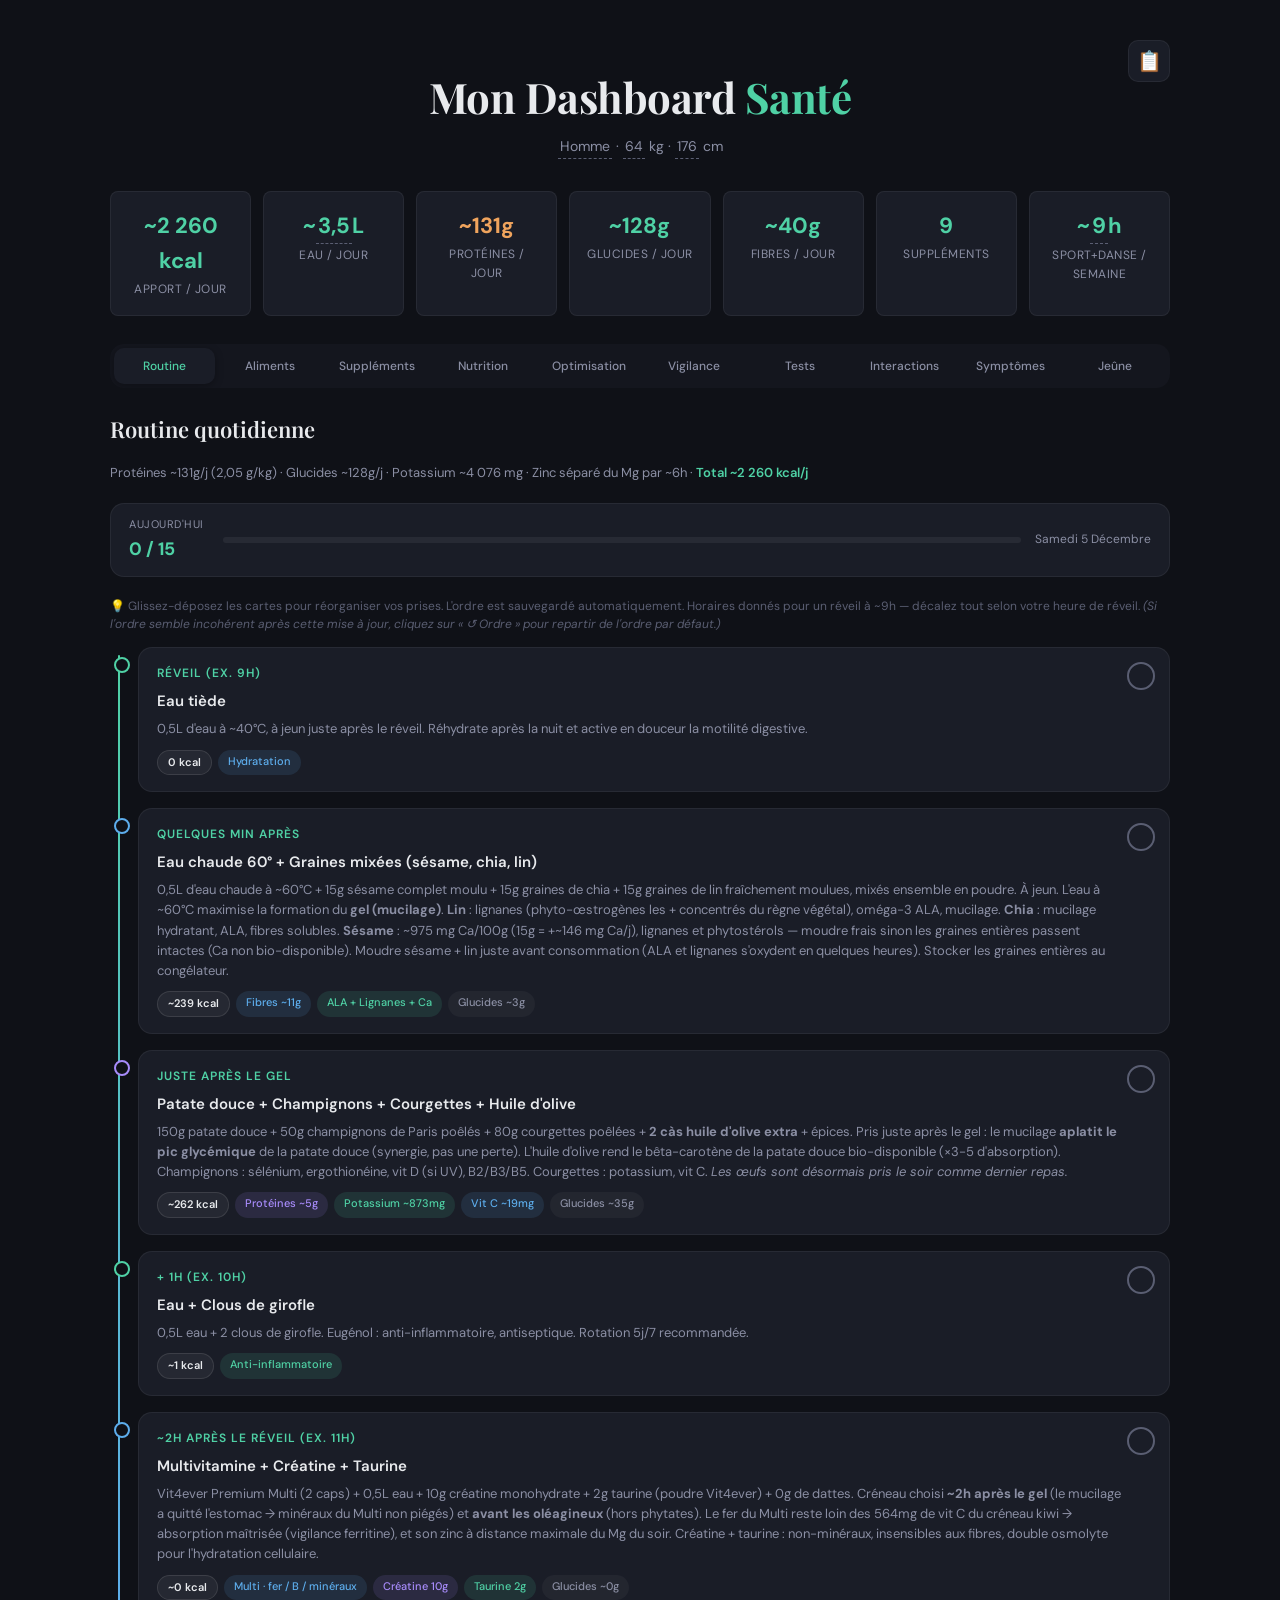
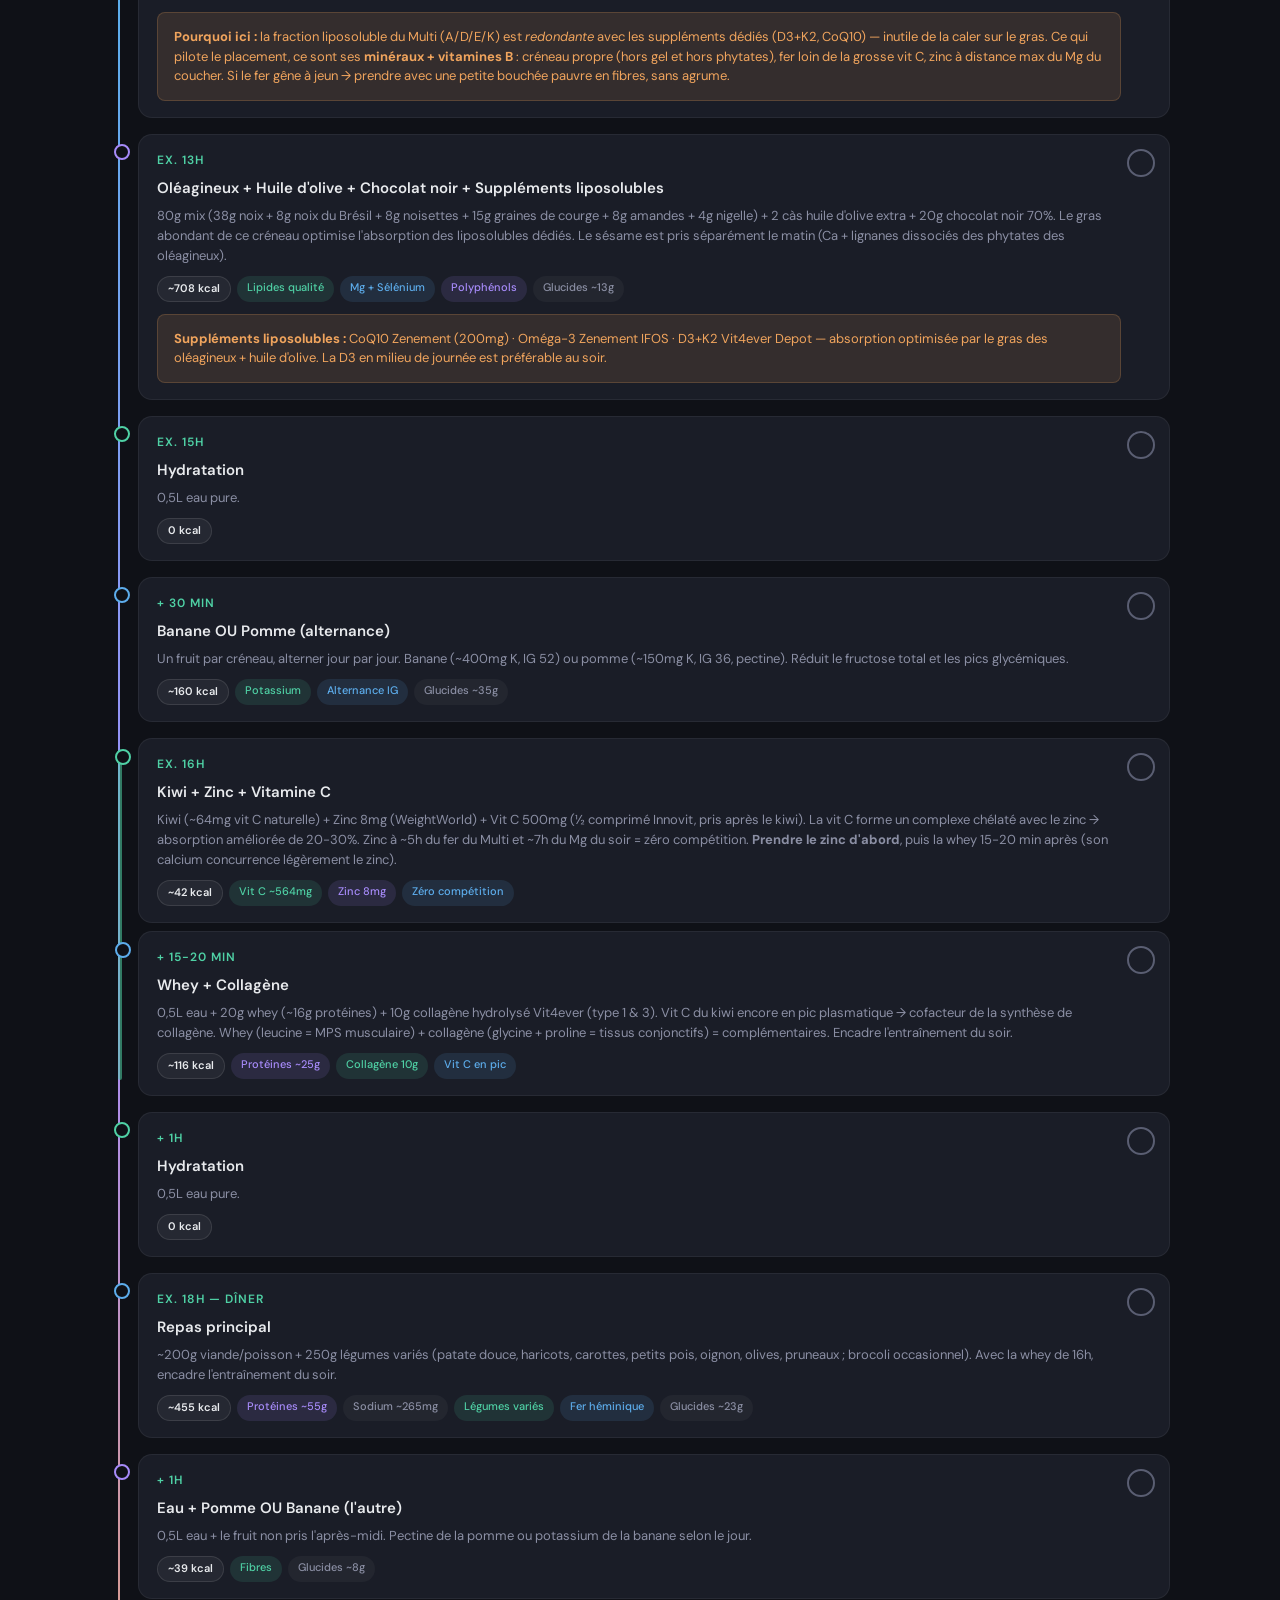
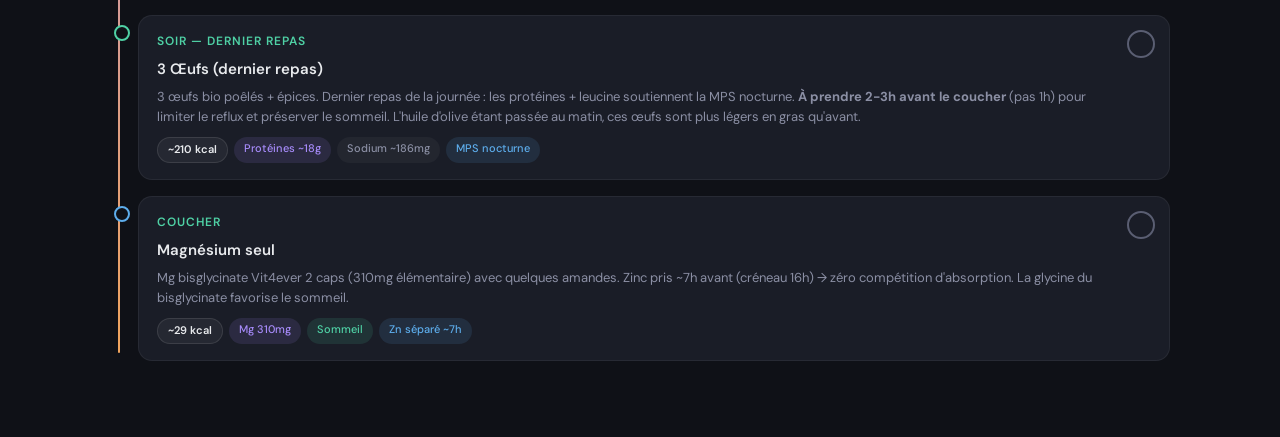
<file: index.html>
<!DOCTYPE html>
<html lang="fr" data-snapshot="2026-05-30">
<head>
<meta charset="UTF-8">
<meta name="viewport" content="width=device-width, initial-scale=1.0">
<title>Dashboard Santé — Snapshot 2026-05-30</title>
<link href="https://fonts.googleapis.com/css2?family=DM+Sans:wght@400;500;600;700&family=Playfair+Display:wght@600;700&display=swap" rel="stylesheet">
<link rel="stylesheet" href="assets/dashboard-sante.css">
</head>
<body>
<div class="container">

<header>
  <h1>Mon Dashboard <span>Santé</span></h1>
  <p><span data-edit-text="sex">Homme</span> · <span data-edit="weight">64</span> kg · <span data-edit="height">176</span> cm</p>
  <button id="save-routine-btn" type="button" class="icon-btn" onclick="exportRoutineForAI()" title="Copier la routine en markdown (presse-papiers) — pour analyse IA" aria-label="Exporter la routine pour IA">📋</button>
</header>

<div class="stats-row">
  <div class="stat-card"><div class="val" data-stat-card="kcal">~2 260 kcal</div><div class="label">Apport / jour</div></div>
  <div class="stat-card"><div class="val">~<span data-edit="water">3,5</span>L</div><div class="label">Eau / jour</div></div>
  <div class="stat-card"><div class="val" data-stat-card="prot">~131g</div><div class="label">Protéines / jour</div></div>
  <div class="stat-card"><div class="val" data-stat-card="gluc">~128g</div><div class="label">Glucides / jour</div></div>
  <div class="stat-card"><div class="val" data-stat-card="fibre">~40g</div><div class="label">Fibres / jour</div></div>
  <div class="stat-card"><div class="val">9</div><div class="label">Suppléments</div></div>
  <div class="stat-card"><div class="val">~<span data-edit="sportHours">9</span>h</div><div class="label">Sport+Danse / semaine</div></div>
</div>

<div class="tabs">
  <button class="tab-btn active" onclick="showTab('routine')">Routine</button>
  <button class="tab-btn" onclick="showTab('aliments')">Aliments</button>
  <button class="tab-btn" onclick="showTab('supplements')">Suppléments</button>
  <button class="tab-btn" onclick="showTab('nutrition')">Nutrition</button>
  <button class="tab-btn" onclick="showTab('optimisation')">Optimisation</button>
  <button class="tab-btn" onclick="showTab('vigilance')">Vigilance</button>
  <button class="tab-btn" onclick="showTab('tests')">Tests</button>
  <button class="tab-btn" onclick="showTab('interactions')">Interactions</button>
  <button class="tab-btn" onclick="showTab('symptoms')">Symptômes</button>
  <button class="tab-btn" onclick="showTab('jeune')">Jeûne</button>
</div>

<!-- ==================== TAB: ROUTINE ==================== -->
<div id="routine" class="tab-content active">
  <h2 class="section-title">Routine quotidienne</h2>
  <p class="section-sub">Protéines <span data-stat-card="prot">~131g</span>/j (<span data-derived="protPerKg">2,05</span> g/kg) · Glucides <span data-stat-card="gluc">~128g</span>/j · Potassium <span data-stat-card="k">~4 076 mg</span> · Zinc séparé du Mg par ~6h · <strong data-status-mirror="kcal">Total <span data-stat-card="kcal">~2 260 kcal</span>/j</strong></p>

  <div class="checklist-header" data-checklist-tab="routine">
    <div class="cl-info">
      <span class="cl-label">Aujourd'hui</span>
      <span class="cl-counter" data-checklist-counter>0 / 0</span>
    </div>
    <div class="cl-bar"><div class="cl-fill" data-checklist-fill style="width:0%"></div></div>
    <span class="cl-date" data-checklist-date></span>
    <button class="cl-btn" type="button" onclick="resetChecklist('routine')">Réinitialiser</button>
    <button class="cl-btn" type="button" onclick="resetTimelineOrder('routine')" title="Restaurer l'ordre d'origine des prises">↺ Ordre</button>
  </div>
  <p class="section-sub" style="margin:0 0 14px;font-size:12px;color:var(--text-faint);">💡 Glissez-déposez les cartes pour réorganiser vos prises. L'ordre est sauvegardé automatiquement. Horaires donnés pour un réveil à ~9h — décalez tout selon votre heure de réveil. <em>(Si l'ordre semble incohérent après cette mise à jour, cliquez sur « ↺ Ordre » pour repartir de l'ordre par défaut.)</em></p>

  <div class="timeline">
    <div class="tl-item"><div class="tl-card" data-tl-id="r-eau-reveil">
      <div class="tl-time">Réveil (ex. 9h)</div>
      <div class="tl-title">Eau tiède</div>
      <div class="tl-desc">0,5L d'eau à ~40°C, à jeun juste après le réveil. Réhydrate après la nuit et active en douceur la motilité digestive.</div>
      <div class="tl-tags"><span class="tag tag-kcal">0 kcal</span><span class="tag tag-blue">Hydratation</span></div>
    </div></div>
    <div class="tl-item"><div class="tl-card" data-tl-id="r-graines" data-foods="sesame,chia,linMoulu">
      <div class="tl-time">Quelques min après</div>
      <div class="tl-title">Eau chaude 60° + Graines mixées (sésame, chia, lin)</div>
      <div class="tl-desc">0,5L d'eau chaude à ~60°C + <span data-qty="sesame">15</span>g sésame complet moulu + <span data-qty="chia">15</span>g graines de chia + <span data-qty="linMoulu">15</span>g graines de lin fraîchement moulues, mixés ensemble en poudre. À jeun. L'eau à ~60°C maximise la formation du <strong>gel (mucilage)</strong>. <strong>Lin</strong> : lignanes (phyto-œstrogènes les + concentrés du règne végétal), oméga-3 ALA, mucilage. <strong>Chia</strong> : mucilage hydratant, ALA, fibres solubles. <strong>Sésame</strong> : ~975 mg Ca/100g (15g = +~146 mg Ca/j), lignanes et phytostérols — moudre frais sinon les graines entières passent intactes (Ca non bio-disponible). Moudre sésame + lin juste avant consommation (ALA et lignanes s'oxydent en quelques heures). Stocker les graines entières au congélateur.</div>
      <div class="tl-tags"><span class="tag tag-kcal" data-metric="kcal">~240 kcal</span><span class="tag tag-blue" data-metric="fibre">Fibres ~11g</span><span class="tag tag-green">ALA + Lignanes + Ca</span><span class="tag tag-orange" data-metric="gluc">Glucides ~3g</span></div>
    </div></div>
    <div class="tl-item"><div class="tl-card" data-tl-id="r-pd-legumes" data-foods="patateDouce,champignons,courgettes,huileOlivePD">
      <div class="tl-time">Juste après le gel</div>
      <div class="tl-title">Patate douce + Champignons + Courgettes + Huile d'olive</div>
      <div class="tl-desc"><span data-qty="patateDouce">150</span>g patate douce + <span data-qty="champignons">50</span>g champignons de Paris poêlés + <span data-qty="courgettes">80</span>g courgettes poêlées + <strong>2 càs huile d'olive extra</strong> + épices. Pris juste après le gel : le mucilage <strong>aplatit le pic glycémique</strong> de la patate douce (synergie, pas une perte). L'huile d'olive rend le bêta-carotène de la patate douce bio-disponible (×3-5 d'absorption). Champignons : sélénium, ergothionéine, vit D (si UV), B2/B3/B5. Courgettes : potassium, vit C. <em>Les œufs sont désormais pris le soir comme dernier repas.</em></div>
      <div class="tl-tags"><span class="tag tag-kcal" data-metric="kcal">~430 kcal</span><span class="tag tag-purple" data-metric="prot">Protéines ~6g</span><span class="tag tag-green" data-metric="k">Potassium ~900mg</span><span class="tag tag-blue" data-metric="vitC">Vit C ~30mg</span><span class="tag tag-orange" data-metric="gluc">Glucides ~33g</span></div>
    </div></div>
    <div class="tl-item"><div class="tl-card" data-tl-id="r-girofle" data-foods="clousGirofle">
      <div class="tl-time">+ 1h (ex. 10h)</div>
      <div class="tl-title">Eau + Clous de girofle</div>
      <div class="tl-desc">0,5L eau + <span data-qty="clousGirofle">2</span> clous de girofle. Eugénol : anti-inflammatoire, antiseptique. Rotation 5j/7 recommandée.</div>
      <div class="tl-tags"><span class="tag tag-kcal" data-metric="kcal">~0-5 kcal</span><span class="tag tag-green">Anti-inflammatoire</span></div>
    </div></div>
    <div class="tl-item"><div class="tl-card" data-tl-id="r-multi-creatine" data-foods="dattes">
      <div class="tl-time">~2h après le réveil (ex. 11h)</div>
      <div class="tl-title">Multivitamine + Créatine + Taurine</div>
      <div class="tl-desc">Vit4ever Premium Multi (2 caps) + 0,5L eau + 10g créatine monohydrate + 2g taurine (poudre Vit4ever) + <span data-qty="dattes">0</span>g de dattes. Créneau choisi <strong>~2h après le gel</strong> (le mucilage a quitté l'estomac → minéraux du Multi non piégés) et <strong>avant les oléagineux</strong> (hors phytates). Le fer du Multi reste loin des 564mg de vit C du créneau kiwi → absorption maîtrisée (vigilance ferritine), et son zinc à distance maximale du Mg du soir. Créatine + taurine : non-minéraux, insensibles aux fibres, double osmolyte pour l'hydratation cellulaire.</div>
      <div class="tl-tags"><span class="tag tag-kcal" data-metric="kcal">~0 kcal</span><span class="tag tag-blue">Multi · fer / B / minéraux</span><span class="tag tag-purple">Créatine 10g</span><span class="tag tag-green">Taurine 2g</span><span class="tag tag-orange" data-metric="gluc">Glucides ~0g</span></div>
      <div class="warn-box" style="margin-top:12px;"><strong>Pourquoi ici :</strong> la fraction liposoluble du Multi (A/D/E/K) est <em>redondante</em> avec les suppléments dédiés (D3+K2, CoQ10) — inutile de la caler sur le gras. Ce qui pilote le placement, ce sont ses <strong>minéraux + vitamines B</strong> : créneau propre (hors gel et hors phytates), fer loin de la grosse vit C, zinc à distance max du Mg du coucher. Si le fer gêne à jeun → prendre avec une petite bouchée pauvre en fibres, sans agrume.</div>
    </div></div>
    <div class="tl-item"><div class="tl-card" data-tl-id="r-oleagineux" data-foods="noix,noixBresil,noisettes,grainesCourge,amandes,nigelle,huileOliveOl,chocolat70">
      <div class="tl-time">ex. 13h</div>
      <div class="tl-title">Oléagineux + Huile d'olive + Chocolat noir + Suppléments liposolubles</div>
      <div class="tl-desc"><span data-derived="oleagineuxTotal">71</span>g mix (<span data-qty="noix">38.1</span>g noix + <span data-qty="noixBresil">7.6</span>g noix du Brésil + <span data-qty="noisettes">7.6</span>g noisettes + <span data-qty="grainesCourge">15.2</span>g graines de courge + <span data-qty="amandes">7.6</span>g amandes + <span data-qty="nigelle">3.8</span>g nigelle) + 2 càs huile d'olive extra + <span data-qty="chocolat70">20</span>g chocolat noir 70%. Le gras abondant de ce créneau optimise l'absorption des liposolubles dédiés. Le sésame est pris séparément le matin (Ca + lignanes dissociés des phytates des oléagineux).</div>
      <div class="tl-tags"><span class="tag tag-kcal" data-metric="kcal">~950-1 050 kcal</span><span class="tag tag-green">Lipides qualité</span><span class="tag tag-blue">Mg + Sélénium</span><span class="tag tag-purple">Polyphénols</span><span class="tag tag-orange" data-metric="gluc">Glucides ~28g</span></div>
      <div class="warn-box" style="margin-top:12px;"><strong>Suppléments liposolubles :</strong> CoQ10 Zenement (200mg) · Oméga-3 Zenement IFOS · D3+K2 Vit4ever Depot — absorption optimisée par le gras des oléagineux + huile d'olive. La D3 en milieu de journée est préférable au soir.</div>
    </div></div>
    <div class="tl-item"><div class="tl-card" data-tl-id="r-hydra-1">
      <div class="tl-time">ex. 15h</div>
      <div class="tl-title">Hydratation</div>
      <div class="tl-desc">0,5L eau pure.</div>
      <div class="tl-tags"><span class="tag tag-kcal">0 kcal</span></div>
    </div></div>
    <div class="tl-item"><div class="tl-card" data-tl-id="r-fruit-1" data-foods="banane">
      <div class="tl-time">+ 30 min</div>
      <div class="tl-title">Banane OU Pomme (alternance)</div>
      <div class="tl-desc">Un fruit par créneau, alterner jour par jour. Banane (~400mg K, IG 52) ou pomme (~150mg K, IG 36, pectine). Réduit le fructose total et les pics glycémiques.</div>
      <div class="tl-tags"><span class="tag tag-kcal" data-metric="kcal">~80-110 kcal</span><span class="tag tag-green">Potassium</span><span class="tag tag-blue">Alternance IG</span><span class="tag tag-orange" data-metric="gluc">Glucides ~27g</span></div>
    </div></div>
    <div class="tl-item tl-group">
      <div class="tl-card" data-tl-id="r-kiwi" data-foods="kiwi">
      <div class="tl-time">ex. 16h</div>
      <div class="tl-title">Kiwi + Zinc + Vitamine C</div>
      <div class="tl-desc">Kiwi (~<span data-food-vitc="kiwi">64</span>mg vit C naturelle) + Zinc <span data-supp-display="zinc">8</span>mg (WeightWorld) + Vit C <span data-supp-display="vitC">500</span>mg (½ comprimé Innovit, pris après le kiwi). La vit C forme un complexe chélaté avec le zinc → absorption améliorée de 20-30%. Zinc à ~5h du fer du Multi et ~7h du Mg du soir = zéro compétition. <strong>Prendre le zinc d'abord</strong>, puis la whey 15-20 min après (son calcium concurrence légèrement le zinc).</div>
      <div class="tl-tags"><span class="tag tag-kcal" data-metric="kcal">~40-55 kcal</span><span class="tag tag-green" data-metric="vitC">Vit C ~564mg</span><span class="tag tag-purple">Zinc <span data-supp-display="zinc">8</span>mg</span><span class="tag tag-blue">Zéro compétition</span></div>
      </div>
      <div class="tl-card" data-tl-id="r-whey" data-foods="whey,collagene">
      <div class="tl-time">+ 15-20 min</div>
      <div class="tl-title">Whey + Collagène</div>
      <div class="tl-desc">0,5L eau + <span data-qty="whey">20</span>g whey (~<span data-derived="wheyProt">16</span>g protéines) + <span data-qty="collagene">10</span>g collagène hydrolysé Vit4ever (type 1 & 3). Vit C du kiwi encore en pic plasmatique → cofacteur de la synthèse de collagène. Whey (leucine = MPS musculaire) + collagène (glycine + proline = tissus conjonctifs) = complémentaires. Encadre l'entraînement du soir.</div>
      <div class="tl-tags"><span class="tag tag-kcal" data-metric="kcal">~150-170 kcal</span><span class="tag tag-purple" data-metric="prot">Protéines ~24g</span><span class="tag tag-green">Collagène 10g</span><span class="tag tag-blue">Vit C en pic</span></div>
      </div>
    </div>
    <div class="tl-item"><div class="tl-card" data-tl-id="r-hydra-2">
      <div class="tl-time">+ 1h</div>
      <div class="tl-title">Hydratation</div>
      <div class="tl-desc">0,5L eau pure.</div>
      <div class="tl-tags"><span class="tag tag-kcal">0 kcal</span></div>
    </div></div>
    <div class="tl-item"><div class="tl-card" data-tl-id="r-diner" data-foods="viandePoisson,legumesDiner">
      <div class="tl-time">ex. 18h — Dîner</div>
      <div class="tl-title">Repas principal</div>
      <div class="tl-desc">~<span data-qty="viandePoisson">200</span>g viande/poisson + <span data-qty="legumesDiner">250</span>g légumes variés (patate douce, haricots, carottes, petits pois, oignon, olives, pruneaux ; brocoli occasionnel). Avec la whey de 16h, encadre l'entraînement du soir.</div>
      <div class="tl-tags"><span class="tag tag-kcal" data-metric="kcal">~500-700 kcal</span><span class="tag tag-purple" data-metric="prot">Protéines ~45g</span><span class="tag tag-warn" data-metric="na">Sodium ~?mg</span><span class="tag tag-green">Légumes variés</span><span class="tag tag-blue">Fer héminique</span><span class="tag tag-orange" data-metric="gluc">Glucides ~36g</span></div>
    </div></div>
    <div class="tl-item"><div class="tl-card" data-tl-id="r-fruit-2" data-foods="pomme">
      <div class="tl-time">+ 1h</div>
      <div class="tl-title">Eau + Pomme OU Banane (l'autre)</div>
      <div class="tl-desc">0,5L eau + le fruit non pris l'après-midi. Pectine de la pomme ou potassium de la banane selon le jour.</div>
      <div class="tl-tags"><span class="tag tag-kcal" data-metric="kcal">~80-110 kcal</span><span class="tag tag-green">Fibres</span><span class="tag tag-orange" data-metric="gluc">Glucides ~21g</span></div>
    </div></div>
    <div class="tl-item"><div class="tl-card" data-tl-id="r-oeufs-soir" data-foods="oeufs">
      <div class="tl-time">Soir — dernier repas</div>
      <div class="tl-title">3 Œufs (dernier repas)</div>
      <div class="tl-desc"><span data-qty="oeufs">3</span> œufs bio poêlés + épices. Dernier repas de la journée : les protéines + leucine soutiennent la MPS nocturne. <strong>À prendre 2-3h avant le coucher</strong> (pas 1h) pour limiter le reflux et préserver le sommeil. L'huile d'olive étant passée au matin, ces œufs sont plus légers en gras qu'avant.</div>
      <div class="tl-tags"><span class="tag tag-kcal" data-metric="kcal">~230 kcal</span><span class="tag tag-purple" data-metric="prot">Protéines ~19g</span><span class="tag tag-warn" data-metric="na">Sodium ~140mg</span><span class="tag tag-blue">MPS nocturne</span></div>
    </div></div>
    <div class="tl-item"><div class="tl-card" data-tl-id="r-mg" data-foods="amandesCoucher">
      <div class="tl-time">Coucher</div>
      <div class="tl-title">Magnésium seul</div>
      <div class="tl-desc">Mg bisglycinate Vit4ever 2 caps (310mg élémentaire) avec quelques amandes. Zinc pris ~7h avant (créneau 16h) → zéro compétition d'absorption. La glycine du bisglycinate favorise le sommeil.</div>
      <div class="tl-tags"><span class="tag tag-kcal" data-metric="kcal">~25-35 kcal</span><span class="tag tag-purple">Mg 310mg</span><span class="tag tag-green">Sommeil</span><span class="tag tag-blue">Zn séparé ~7h</span></div>
    </div></div>
  </div>
</div>

<!-- ==================== TAB: ALIMENTS ==================== -->
<div id="aliments" class="tab-content">
  <h2 class="section-title">Aliments — Quantités éditables</h2>
  <p class="section-sub">Modifiez les quantités : les calculs (kcal, protéines, potassium, fibres, vit C) se mettent à jour automatiquement dans la routine et les statistiques en haut de page.</p>

  <div class="totals-bar">
    <div class="t-cell"><div class="t-val" data-total="kcal">~0 kcal</div><div class="t-lbl">Énergie</div></div>
    <div class="t-cell"><div class="t-val" data-total="prot">~0g</div><div class="t-lbl">Protéines</div></div>
    <div class="t-cell"><div class="t-val" data-total="gluc">~0g</div><div class="t-lbl">Glucides</div></div>
    <div class="t-cell"><div class="t-val" data-total="k">~0 mg</div><div class="t-lbl">Potassium</div></div>
    <div class="t-cell"><div class="t-val" data-total="fibre">~0g</div><div class="t-lbl">Fibres</div></div>
    <div class="t-cell"><div class="t-val" data-total="vitC">~0 mg</div><div class="t-lbl">Vit C</div></div>
    <div class="t-cell"><div class="t-val" data-total="na">~0 mg</div><div class="t-lbl">Sodium</div></div>
  </div>

  <div class="aliment-actions">
    <button class="aliment-btn" onclick="exportFoods()">Exporter config (.json)</button>
    <label class="aliment-btn" style="cursor:pointer;">
      Importer config (.json)
      <input type="file" accept="application/json,.json" onchange="importFoods(this.files[0]); this.value='';" style="display:none;" />
    </label>
    <button class="aliment-btn" onclick="saveAsDefaults()" title="Génère et télécharge dashboard-sante.html + dashboard-sante-config.js avec les valeurs actuelles inscrites comme nouveaux défauts. Remplacez vos fichiers locaux pour que le changement soit permanent.">💾 Enregistrer comme défauts</button>
    <button class="aliment-btn" onclick="resetFoods()">Réinitialiser</button>
    <span id="save-status" class="aliment-btn" style="border:none;background:transparent;color:var(--text-faint);cursor:default;"></span>
  </div>

  <div id="aliments-list"></div>

  <div class="info-box" style="margin-top:18px;">
    <strong>Note :</strong> valeurs par 100g (ou par pièce), sourcées CIQUAL ANSES / USDA FoodData Central. Convention CIQUAL : <em>glucides = glucides disponibles</em> (exclut les fibres, comptées séparément) — cohérent avec l'étiquetage nutritionnel européen. Les protéines totales incluent uniquement l'alimentaire — les ~<span data-derived="wheyProt">16</span>g de whey sont déjà comptés dans la whey. Les boissons (eau, infusions) et suppléments en gélules ne sont pas listés ici car leur impact calorique est négligeable.
  </div>
</div>

<!-- ==================== TAB: SUPPLEMENTS ==================== -->
<div id="supplements" class="tab-content">
  <h2 class="section-title">Stack de suppléments — 9 produits</h2>
  <p class="section-sub">Vit4ever (multi, D3+K2, Mg, taurine, collagène) + Zenement (oméga-3 IFOS, CoQ10) + WeightWorld (zinc) + Innovit (vit C).</p>
  <div class="supp-grid">
    <div class="supp-card">
      <div class="supp-header"><div><div class="supp-name">Premium Multivitamin A-Z 365 caps</div><div class="supp-brand">Vit4ever — Allemagne</div></div><span class="supp-badge badge-new">Vit4ever</span></div>
      <div class="supp-details">
        <div class="supp-detail"><span class="dl">Dosage</span><br><span class="dv">2 caps/jour — 26 actifs bioactifs</span></div>
        <div class="supp-detail"><span class="dl">Durée</span><br><span class="dv">6 mois</span></div>
        <div class="supp-detail"><span class="dl">COA</span><br><span class="dv">Oui, labo indépendant</span></div>
      </div>
      <div class="supp-reason"><strong>Formes bioactives :</strong> B9 Magnafolate® (L-5-MTHF), B12 méthylcobalamine, B6 P-5-P, K2 K2VITAL® all-trans 99%+, Zn/Mg/Cu bisglycinate, CoQ10 + OPC pépins de raisin.</div>
    </div>
    <div class="supp-card">
      <div class="supp-header"><div><div class="supp-name">Oméga-3 Premium IFOS 120 caps</div><div class="supp-brand">Zenement — Espagne</div></div><span class="supp-badge badge-keep">Zenement</span></div>
      <div class="supp-details">
        <div class="supp-detail"><span class="dl">EPA + DHA</span><br><span class="dv">1000 + 500 mg/dose</span></div>
        <div class="supp-detail"><span class="dl">Durée</span><br><span class="dv">2 mois</span></div>
        <div class="supp-detail"><span class="dl">Certification</span><br><span class="dv">IFOS produit fini + FOS</span></div>
      </div>
      <div class="supp-reason"><strong>Seul oméga-3 certifié IFOS sur le produit fini.</strong> TOTOX vérifié par lot. Forme TG. EPA+DHA 1500mg.</div>
    </div>
    <div class="supp-card">
      <div class="supp-header"><div><div class="supp-name">CoQ10 200mg 120 caps</div><div class="supp-brand">Zenement — Espagne</div></div><span class="supp-badge badge-keep">Zenement</span></div>
      <div class="supp-details">
        <div class="supp-detail"><span class="dl">Forme</span><br><span class="dv">Ubiquinone 200mg</span></div>
        <div class="supp-detail"><span class="dl">Support</span><br><span class="dv">Huile olive vierge extra</span></div>
        <div class="supp-detail"><span class="dl">Durée</span><br><span class="dv">4 mois</span></div>
      </div>
      <div class="supp-reason"><strong>Support lipidique intégré.</strong> 100% fermentation naturelle. Le multi apporte aussi du CoQ10 — celui-ci complète.</div>
    </div>
    <div class="supp-card">
      <div class="supp-header"><div><div class="supp-name">D3 5000 IU + K2 200µg Depot 180 cp</div><div class="supp-brand">Vit4ever — Allemagne</div></div><span class="supp-badge badge-new">Vit4ever</span></div>
      <div class="supp-details">
        <div class="supp-detail"><span class="dl">D3</span><br><span class="dv">5000 IU cholécalciférol</span></div>
        <div class="supp-detail"><span class="dl">K2</span><br><span class="dv">200 µg K2VITAL® MK-7 all-trans ≥99,7%</span></div>
        <div class="supp-detail"><span class="dl">Durée</span><br><span class="dv">6-7 mois</span></div>
      </div>
      <div class="supp-reason"><strong>K2VITAL® breveté.</strong> All-trans garanti ≥99,7%. Faire doser 25-OH vit D annuellement (cible 30-60 ng/mL).</div>
    </div>
    <div class="supp-card">
      <div class="supp-header"><div><div class="supp-name">Zinc Bisglycinate 400 cp</div><div class="supp-brand">WeightWorld — UK</div></div><span class="supp-badge badge-change">WeightWorld</span></div>
      <div class="supp-details">
        <div class="supp-detail"><span class="dl">Forme</span><br><span class="dv">Bisglycinate 25mg/cp</span></div>
        <div class="supp-detail"><span class="dl">Timing</span><br><span class="dv">Avec kiwi + vit C (créneau après-midi)</span></div>
        <div class="supp-detail"><span class="dl">Durée</span><br><span class="dv">12+ mois</span></div>
      </div>
      <div class="supp-reason"><strong>Déplacé au créneau kiwi</strong> (vit C = +20-30% absorption). Séparé du Mg coucher (plusieurs h) et du fer du multi (plusieurs h). Zéro compétition.</div>
    </div>
    <div class="supp-card">
      <div class="supp-header"><div><div class="supp-name">Magnésium Bisglycinate 365 caps</div><div class="supp-brand">Vit4ever — Allemagne</div></div><span class="supp-badge badge-new">Vit4ever</span></div>
      <div class="supp-details">
        <div class="supp-detail"><span class="dl">Mg élémentaire</span><br><span class="dv">310mg/jour (2 caps)</span></div>
        <div class="supp-detail"><span class="dl">Timing</span><br><span class="dv">Coucher, seul</span></div>
        <div class="supp-detail"><span class="dl">Durée</span><br><span class="dv">6 mois</span></div>
      </div>
      <div class="supp-reason"><strong>Remplace VitaBright.</strong> Même forme, moitié prix. Glycine du bisglycinate aide au sommeil. Pris SEUL au coucher — zinc séparé de ~6h.</div>
    </div>
    <div class="supp-card">
      <div class="supp-header"><div><div class="supp-name">L-Taurine Poudre 1000g</div><div class="supp-brand">Vit4ever — Allemagne</div></div><span class="supp-badge badge-new">Vit4ever</span></div>
      <div class="supp-details">
        <div class="supp-detail"><span class="dl">Dosage</span><br><span class="dv">2g/jour (poudre)</span></div>
        <div class="supp-detail"><span class="dl">Pureté</span><br><span class="dv">99%, labo testé</span></div>
        <div class="supp-detail"><span class="dl">Durée</span><br><span class="dv">~16 mois</span></div>
      </div>
      <div class="supp-reason"><strong>Longévité cellulaire.</strong> Science 2023 : +10-12% durée de vie chez la souris. Osmolyte (hydratation intracellulaire), soutien cardiaque. Avec créatine = double synergie.</div>
    </div>
    <div class="supp-card">
      <div class="supp-header"><div><div class="supp-name">Collagène Hydrolysé Poudre 1000g</div><div class="supp-brand">Vit4ever — Allemagne</div></div><span class="supp-badge badge-new">Vit4ever</span></div>
      <div class="supp-details">
        <div class="supp-detail"><span class="dl">Type</span><br><span class="dv">Peptides type 1 & 3</span></div>
        <div class="supp-detail"><span class="dl">Dosage</span><br><span class="dv">10g/jour (poudre)</span></div>
        <div class="supp-detail"><span class="dl">Durée</span><br><span class="dv">~3,3 mois</span></div>
      </div>
      <div class="supp-reason"><strong>Articulations + peau + tendons.</strong> Pris après kiwi (vit C en pic). Glycine + proline du collagène complètent la leucine de la whey. Bénéfices à 8-12 semaines.</div>
    </div>
    <div class="supp-card">
      <div class="supp-header"><div><div class="supp-name">Vitamine C 1000mg 200 cp</div><div class="supp-brand">Innovit — Action</div></div><span class="supp-badge badge-change">Innovit</span></div>
      <div class="supp-details">
        <div class="supp-detail"><span class="dl">Usage</span><br><span class="dv">500mg/jour (½ cp), créneau kiwi</span></div>
        <div class="supp-detail"><span class="dl">Durée</span><br><span class="dv">13 mois</span></div>
        <div class="supp-detail"><span class="dl">Timing</span><br><span class="dv">Avec kiwi + zinc</span></div>
      </div>
      <div class="supp-reason"><strong><span data-supp-display="vitC">500</span>mg quotidien</strong> avec le kiwi et le zinc (créneau après-midi). Vit C totale <span data-grand="vitC">~640 mg</span>/j (alim <span data-food="vitC">~140 mg</span> + suppl <span data-supp-display="vitC">500</span>mg). Optimise absorption zinc + synthèse collagène. ½ cp après le kiwi pour protéger l'estomac.</div>
    </div>
  </div>
</div>

<!-- ==================== TAB: NUTRITION ==================== -->
<div id="nutrition" class="tab-content">
  <h2 class="section-title">Analyse nutritionnelle</h2>
  <p class="section-sub">Apports estimés par jour. Routine révisée : glucides réduits (dattes Deglet Nour, pas de figues, alternance fruits), zinc au créneau kiwi, Mg seul au coucher.</p>
  <table class="nutri-table">
    <thead><tr><th>Nutriment</th><th>Source alimentaire</th><th>Supplément</th><th>Total</th><th>Objectif</th></tr></thead>
    <tbody>
      <tr><td><strong>Énergie totale</strong></td><td><span data-food="kcal">~2 260 kcal</span></td><td>—</td><td class="grand-cell"><span data-grand="kcal">~2 260 kcal</span></td><td><span data-target-edit="kcal">2 300-2 900 kcal</span></td></tr>
      <tr><td>Protéines</td><td><span data-food="prot">~115g</span></td><td>~<span data-derived="wheyProt">16</span>g (whey)</td><td class="grand-cell"><span data-grand="prot">~131g</span> (<span data-derived="protPerKg">2,05</span> g/kg)</td><td><span data-target-edit="prot">90-130 g</span></td></tr>
      <tr><td><strong>Glucides totaux</strong></td><td><span data-food="gluc">~128g</span></td><td>—</td><td class="grand-cell"><span data-grand="gluc">~128g</span></td><td><span data-target-edit="gluc">180-280 g</span></td></tr>
      <tr><td><strong>Lipides totaux</strong></td><td><span data-food="lip">~129g</span></td><td>—</td><td class="grand-cell"><span data-grand="lip">~129g</span></td><td><span data-target-edit="lip">60-150 g</span></td></tr>
      <tr><td>Oméga-3 EPA+DHA</td><td>Variable (poisson)</td><td>1500mg (Zenement IFOS)</td><td class="grand-cell grand-static-ok">1500mg+</td><td>≥500mg</td></tr>
      <tr><td>Fibres</td><td><span data-food="fibre">~40g</span></td><td>—</td><td class="grand-cell"><span data-grand="fibre">~40g</span></td><td><span data-target-edit="fibre">25-45 g</span></td></tr>
      <tr><td>Potassium</td><td><span data-food="k">~4 076 mg</span></td><td>—</td><td class="grand-cell"><span data-grand="k">~4 076 mg</span></td><td><span data-target-edit="k">3 500-4 700 mg</span></td></tr>
      <tr><td>Sodium</td><td><span data-food="na">~0 mg</span> (<span data-qty="sel">3</span>g sel ajouté)</td><td>—</td><td class="grand-cell"><span data-grand="na">~0 mg</span></td><td><span data-target-edit="na">≤2 300 mg</span></td></tr>
      <tr><td><strong>Calcium</strong></td><td><span data-food="ca">~0 mg</span></td><td><span data-supp="ca">~120 mg</span> (multi)</td><td class="grand-cell"><span data-grand="ca">~0 mg</span></td><td><span data-target-edit="ca">1 000-2 000 mg</span></td></tr>
      <tr><td>Fer</td><td><span data-food="fe">~0 mg</span></td><td><span data-supp="fe">~14 mg</span> (multi)</td><td class="grand-cell"><span data-grand="fe">~0 mg</span></td><td><span data-target-edit="fe">8-18 mg</span></td></tr>
      <tr><td>Cuivre</td><td><span data-food="cu">~0 mg</span></td><td><span data-supp="cu">~1 mg</span> (multi)</td><td class="grand-cell"><span data-grand="cu">~0 mg</span></td><td><span data-target-edit="cu">0,9-3 mg</span></td></tr>
      <tr><td>Ratio Zn/Cu</td><td colspan="2" style="text-align:center;color:var(--text-faint);">cible 0,7-1,5 (idéal &lt;2 chronique)</td><td class="grand-cell"><span data-derived="znCuRatio">—</span></td><td>0,7-1,5</td></tr>
      <tr><td>Zinc</td><td>~8mg</td><td><span data-supp-display="zinc">8</span>mg (WW) + 8mg (multi)</td><td class="grand-cell"><span data-grand="zinc">~41</span>mg</td><td><span data-target-edit="zn">11-25 mg</span></td></tr>
      <tr><td>Magnésium <small style="color:var(--text-faint)">sommeil, muscle, stress, &gt;300 enzymes</small></td><td><span data-food="mg">~0 mg</span></td><td><span data-supp="mg">~410 mg</span> (multi + Bisglycinate)</td><td class="grand-cell"><span data-grand="mg">~0 mg</span></td><td><span data-target-edit="mg">400-600 mg</span></td></tr>
      <tr><td>Phosphore</td><td><span data-food="p">~0 mg</span></td><td>—</td><td class="grand-cell"><span data-grand="p">~0 mg</span></td><td><span data-target-edit="p">700-1 500 mg</span></td></tr>
      <tr><td>Manganèse</td><td><span data-food="mn">~0 mg</span></td><td><span data-supp="mn">~2 mg</span> (multi)</td><td class="grand-cell"><span data-grand="mn">~0 mg</span></td><td><span data-target-edit="mn">2,3-6 mg</span></td></tr>
      <tr><td>Sélénium <small style="color:var(--text-faint)">thyroïde, glutathion-peroxydase</small></td><td><span data-food="se">~0 µg</span></td><td><span data-supp="se">~55 µg</span> (multi)</td><td class="grand-cell"><span data-grand="se">~0 µg</span></td><td><span data-target-edit="se">55-250 µg</span></td></tr>
      <tr><td>Iode</td><td><span data-food="iode">~0 µg</span></td><td><span data-supp="iode">~150 µg</span> (multi)</td><td class="grand-cell"><span data-grand="iode">~0 µg</span></td><td><span data-target-edit="iode">150-600 µg</span></td></tr>
      <tr><td>Vitamine C</td><td><span data-food="vitC">~140 mg</span></td><td><span data-supp-display="vitC">500</span>mg (½ cp Innovit)</td><td class="grand-cell"><span data-grand="vitC">~640 mg</span></td><td><span data-target-edit="vitC">110-1 000 mg</span></td></tr>
      <tr><td>Vitamine E (α-tocophérol)</td><td><span data-food="vitE">~0 mg</span></td><td><span data-supp="vitE">~24 mg</span> (multi)</td><td class="grand-cell"><span data-grand="vitE">~0 mg</span></td><td><span data-target-edit="vitE">12-50 mg</span></td></tr>
      <tr><td>Vitamine A (ER) <small style="color:var(--text-faint)">peau, immunité — UL = rétinol pur, carot. illimité</small></td><td><span data-food="vitA">~0 µg</span></td><td><span data-supp="vitA">~800 µg</span> (multi)</td><td class="grand-cell"><span data-grand="vitA">~0 µg</span></td><td><span data-target-edit="vitA">700-3 000 µg</span></td></tr>
      <tr><td>Vitamine D3 <small style="color:var(--text-faint)">os, immunité, humeur, T</small></td><td><span data-food="vitD">~0 µg</span></td><td><span data-supp="vitD">~130 µg</span> (Depot + multi)</td><td class="grand-cell"><span data-grand="vitD">~0 µg</span></td><td><span data-target-edit="vitD">20-75 µg</span> <small>(UL 100)</small></td></tr>
      <tr><td>Vitamine K1 <small style="color:var(--text-faint)">coagulation, vasc.</small></td><td><span data-food="vitK1">~0 µg</span></td><td>—</td><td class="grand-cell"><span data-grand="vitK1">~0 µg</span></td><td><span data-target-edit="vitK1">70-500 µg</span></td></tr>
      <tr><td>Vitamine K2 (MK-7) <small style="color:var(--text-faint)">os, cardio-vasc.</small></td><td><span data-food="vitK2">~0 µg</span></td><td><span data-supp="vitK2">~200 µg</span> (Depot + multi)</td><td class="grand-cell"><span data-grand="vitK2">~0 µg</span></td><td><span data-target-edit="vitK2">90-250 µg</span></td></tr>
      <tr class="row-header-soft"><td colspan="5" style="padding-top:14px;color:var(--accent);font-weight:600;border-top:1px solid var(--border);">Vitamines B — énergie · système nerveux · peau · cheveux · méthylation</td></tr>
      <tr><td>B1 thiamine <small style="color:var(--text-faint)">métab. glucides, nerfs</small></td><td><span data-food="b1">~0 mg</span></td><td><span data-supp="b1">~1,4 mg</span> (multi)</td><td class="grand-cell"><span data-grand="b1">~0 mg</span></td><td><span data-target-edit="b1">1,2-50 mg</span></td></tr>
      <tr><td>B2 riboflavine <small style="color:var(--text-faint)">mitochondries, glutathion, peau</small></td><td><span data-food="b2">~0 mg</span></td><td><span data-supp="b2">~1,6 mg</span> (multi)</td><td class="grand-cell"><span data-grand="b2">~0 mg</span></td><td><span data-target-edit="b2">1,3-50 mg</span></td></tr>
      <tr><td>B3 niacine (NE) <small style="color:var(--text-faint)">NAD+, longévité (sirtuines), peau</small></td><td><span data-food="b3">~0 mg</span></td><td><span data-supp="b3">~18 mg</span> (multi)</td><td class="grand-cell"><span data-grand="b3">~0 mg</span></td><td><span data-target-edit="b3">14-60 mg</span></td></tr>
      <tr><td>B5 ac. pantothénique <small style="color:var(--text-faint)">CoA, hormones surrénales, stress</small></td><td><span data-food="b5">~0 mg</span></td><td><span data-supp="b5">~6 mg</span> (multi)</td><td class="grand-cell"><span data-grand="b5">~0 mg</span></td><td><span data-target-edit="b5">5-50 mg</span></td></tr>
      <tr><td>B6 (P-5-P)</td><td><span data-food="b6">~0 mg</span></td><td><span data-supp="b6">~1,4 mg</span> (multi)</td><td class="grand-cell"><span data-grand="b6">~0 mg</span></td><td><span data-target-edit="b6">1,3-10 mg</span></td></tr>
      <tr><td>B7 biotine <small style="color:var(--text-faint)">cheveux, ongles, peau</small></td><td><span data-food="b7">~0 µg</span></td><td><span data-supp="b7">~150 µg</span> (multi)</td><td class="grand-cell"><span data-grand="b7">~0 µg</span></td><td><span data-target-edit="b7">30-5 000 µg</span></td></tr>
      <tr><td>B9 folates (L-5-MTHF)</td><td><span data-food="b9">~0 µg</span></td><td><span data-supp="b9">~400 µg</span> (multi)</td><td class="grand-cell"><span data-grand="b9">~0 µg</span></td><td><span data-target-edit="b9">400-800 µg</span></td></tr>
      <tr><td>B12 (méthylcobalamine) <small style="color:var(--text-faint)">nerfs, GR, méthylation</small></td><td><span data-food="b12">~0 µg</span></td><td><span data-supp="b12">~25 µg</span> (multi)</td><td class="grand-cell"><span data-grand="b12">~0 µg</span></td><td><span data-target-edit="b12">4-1 000 µg</span></td></tr>
      <tr><td>Choline <small style="color:var(--text-faint)">cerveau (acétylcholine), foie</small></td><td><span data-food="choline">~0 mg</span></td><td>—</td><td class="grand-cell"><span data-grand="choline">~0 mg</span></td><td><span data-target-edit="choline">425-1 500 mg</span></td></tr>
      <tr class="row-header-soft"><td colspan="5" style="padding-top:14px;color:var(--accent);font-weight:600;border-top:1px solid var(--border);">Caroténoïdes — yeux · peau · antioxydants · longévité</td></tr>
      <tr><td>β-carotène <small style="color:var(--text-faint)">précurseur vit A, peau</small></td><td><span data-food="betaCarotene">~0 µg</span></td><td>—</td><td class="grand-cell"><span data-grand="betaCarotene">~0 µg</span></td><td><span data-target-edit="betaCarotene">3 000-15 000 µg</span></td></tr>
      <tr><td>Lutéine + Zéaxanthine <small style="color:var(--text-faint)">macula (vision), peau anti-UV</small></td><td><span data-food="luteinZea">~0 µg</span></td><td>—</td><td class="grand-cell"><span data-grand="luteinZea">~0 µg</span></td><td><span data-target-edit="luteinZea">6 000-20 000 µg</span></td></tr>
      <tr><td>Lycopène <small style="color:var(--text-faint)">cardio, prostate (tomate, pastèque)</small></td><td><span data-food="lycopene">~0 µg</span></td><td>—</td><td class="grand-cell"><span data-grand="lycopene">~0 µg</span></td><td><span data-target-edit="lycopene">6 000-15 000 µg</span></td></tr>
      <tr><td>CoQ10</td><td>Traces</td><td>200mg (Zenement) + multi</td><td class="grand-cell grand-static-ok">200mg+</td><td>100-300mg</td></tr>
      <tr><td>Créatine</td><td>—</td><td>10g monohydrate</td><td class="grand-cell grand-static-ok">10g</td><td>3-10g</td></tr>
      <tr><td>Taurine</td><td>Traces (viande)</td><td>2g poudre (Vit4ever)</td><td class="grand-cell grand-static-ok">~2g</td><td>1-3g</td></tr>
      <tr><td>Collagène</td><td>Traces</td><td>10g peptides type 1&3</td><td class="grand-cell grand-static-ok">10g</td><td>10g</td></tr>
      <tr><td>Fructose</td><td>~30g (dattes, fruits)</td><td>—</td><td class="grand-cell grand-static-ok">~30g</td><td>&lt;50g</td></tr>
      <tr><td>B12</td><td>Alimentaire (œufs, viande)</td><td>Méthylcobalamine (multi)</td><td class="grand-cell grand-static-ok">forme active ✅</td><td>—</td></tr>
    </tbody>
  </table>
  <div class="info-box" style="margin-top:8px;font-size:12px;">
    💡 <strong>Édition des objectifs :</strong> cliquez sur n'importe quelle cellule de la colonne <em>Objectif</em> pour ajuster une cible. Formats acceptés : <code>min-max</code>, <code>≤max</code>, <code>≥min</code>. La coloration des valeurs (vert/orange/rouge) suit vos cibles personnalisées.
    <button class="aliment-btn" style="margin-left:8px;" onclick="resetTargetsToDefaults()">↺ Réinitialiser les objectifs</button>
  </div>

  <h3 style="font-size:18px;font-weight:600;margin:28px 0 14px;color:var(--accent);">Répartition globale</h3>
  <div class="nutri-stats">
    <div class="nutri-block">
      <h4>Répartition énergétique <small>P / G / L</small></h4>
      <div class="kcal-split-bar">
        <div class="kcal-seg kcal-prot" data-kcal-seg="prot" style="width:24%"><span data-derived="kcalProtPct">24</span>%</div>
        <div class="kcal-seg kcal-gluc" data-kcal-seg="gluc" style="width:23%"><span data-derived="kcalGlucPct">23</span>%</div>
        <div class="kcal-seg kcal-lip"  data-kcal-seg="lip"  style="width:53%"><span data-derived="kcalLipPct">53</span>%</div>
      </div>
      <div class="kcal-split-legend">
        <span><span class="dot dot-prot"></span> Protéines <span data-derived="kcalProt">~526</span> kcal · <span data-grand="prot">~131g</span></span>
        <span><span class="dot dot-gluc"></span> Glucides <span data-derived="kcalGluc">~511</span> kcal · <span data-grand="gluc">~128g</span></span>
        <span><span class="dot dot-lip"></span> Lipides <span data-derived="kcalLip">~1 162</span> kcal · ~<span data-derived="lipG">129</span>g</span>
      </div>
      <div class="nutri-note">
        <strong>Cibles % macros (éditables) :</strong>
        Protéines <span data-macro-split-edit="prot">16-30%</span> ·
        Glucides <span data-macro-split-edit="gluc">30-50%</span> ·
        Lipides <span data-macro-split-edit="lip">25-40%</span>.
        Lipides calculés depuis les densités réelles (table MICRONUTRIENTS) — fallback : estimation par solde énergétique.
      </div>
    </div>

    <div class="nutri-block">
      <h4>Sources de protéines <small>~<span data-grand="prot">131g</span>/j</small></h4>
      <div class="prot-bar" data-prot-bar></div>
      <div class="prot-list" data-prot-list></div>
      <div class="nutri-note">La whey concentre la leucine (déclencheur n°1 de la MPS). Le collagène (riche en glycine/proline) ne compte pas comme protéine "complète" pour le muscle mais nourrit les tissus conjonctifs.</div>
    </div>

    <div class="nutri-block">
      <h4>BCAA estimés <small>Leucine / Isoleucine / Valine</small></h4>
      <div class="bcaa-row">
        <div><span class="bcaa-num" data-derived="bcaaTotal">22</span> <span class="bcaa-sub">g BCAA / j</span></div>
        <div><span class="bcaa-num omega-good" data-derived="leucine">~9</span> <span class="bcaa-sub">g leucine</span></div>
        <div><span class="bcaa-sub">Cible muscu ≥ 15 g BCAA · seuil leucine ≥ 2,5 g/repas</span></div>
      </div>
      <div class="nutri-note">Estimation : ~25 % de la whey (forte densité leucine), ~20 % des œufs/viande/poisson, ~16 % des autres protéines, ~3 % du collagène. La whey à elle seule apporte un pic de leucine optimal pour la MPS.</div>
    </div>

    <div class="nutri-block">
      <h4>Types de fibres <small>~<span data-grand="fibre">40g</span>/j</small></h4>
      <div class="kcal-split-bar">
        <div class="kcal-seg" data-fibre-seg="soluble"   style="width:30%;background:var(--info)"><span data-derived="fibreSolPct">30</span>%</div>
        <div class="kcal-seg" data-fibre-seg="insoluble" style="width:70%;background:var(--accent)"><span data-derived="fibreInsolPct">70</span>%</div>
      </div>
      <div class="kcal-split-legend">
        <span><span class="dot" style="background:var(--info)"></span> Solubles <span data-derived="fibreSol">~13</span> g (gel, microbiote, glycémie)</span>
        <span><span class="dot" style="background:var(--accent)"></span> Insolubles <span data-derived="fibreInsol">~36</span> g (transit, satiété)</span>
      </div>
      <div class="nutri-note">
        <strong>Sources remarquables :</strong>
        mucilages <span data-derived="fibreMucilage">~2,1</span> g (chia + lin, gel hydratant) ·
        pectines <span data-derived="fibrePectine">~1,8</span> g (pomme, kiwi, courgettes, banane — substrat préféré des bifidobactéries) ·
        β-glucanes <span data-derived="fibreBetaGlucane">~0,30</span> g (champignons — immunomodulateurs).
        Cible : 25-30 % de solubles dans le total. Les mucilages chia+lin offrent un profil unique (satiété + microbiote sans gaz).
      </div>
    </div>

    <div class="nutri-block">
      <h4>Ratio oméga-6 / oméga-3 <small>Cible ≤ 4:1</small></h4>
      <div class="omega-row">
        <div><span class="omega-num" data-omega-ratio-class data-derived="omegaRatio">4,0</span> <span class="bcaa-sub">: 1 (LA / [ALA + EPA + DHA])</span></div>
      </div>
      <div class="omega-detail">
        Oméga-6 (LA) ~<span data-derived="omegaLA">~14</span> g/j (oléagineux + huile d'olive). Oméga-3 ~<span data-derived="omega3Total">~5</span> g/j : ALA <span data-derived="omegaALA">~3,5</span> g (chia + lin + noix) + EPA/DHA <span data-derived="omegaEpaDha">1,8</span> g (poisson <span data-derived="omegaEpaDhaFood">0,3</span> g + suppl Zenement IFOS <span data-derived="omegaEpaDhaSupp">1,5</span> g).
      </div>
      <div class="nutri-note">Régime occidental moyen : 15-20:1. Idéal : 1-4:1. La conversion ALA → EPA n'est que de 5-10% chez l'homme — le supplément EPA/DHA est ce qui fait basculer le ratio.</div>
    </div>
  </div>

  <div class="warn-box" data-advice="zinc"></div>
  <div class="warn-box" data-advice="selenium"></div>
  <div class="info-box" data-advice="potassium"></div>
  <div class="info-box" style="margin-top:12px;" data-advice="energy"></div>
</div>

<!-- ==================== TAB: OPTIMISATION ==================== -->
<div id="optimisation" class="tab-content">
  <h2 class="section-title">Axes d'optimisation restants</h2>
  <p class="section-sub">Après tous les ajustements cumulés. Peu de points critiques restants.</p>
  <div class="prio-list">
    <div class="prio-item" data-salt-advice><div class="prio-num prio-1">1</div><div class="prio-text">
      <h4 data-salt-advice-title>Réduire le sel de <span data-derived="saltCurrent">11</span>g à ~5g/jour</h4>
      <p data-salt-advice-body>Sel ajouté actuel : <span data-derived="saltCurrent">11</span>g/j → sodium ~<span data-derived="saltNa">~4 257</span>mg (AJR ≤2 300mg). Taurine + créatine + potassium alimentaire améliorent déjà l'hydratation cellulaire. Réduire progressivement vers ≤5g/j (un AJR OMS).</p>
    </div></div>
    <div class="prio-item"><div class="prio-num prio-3">3</div><div class="prio-text">
      <h4>Probiotiques en cure saisonnière</h4>
      <p>Fibres prébiotiques à <span data-food="fibre">~40g</span>/j. Un multi-souches 10-30 milliards UFC, 2-3 mois 2x/an.</p>
    </div></div>
    <div class="prio-item"><div class="prio-num prio-4">4</div><div class="prio-text">
      <h4>Avocat occasionnel</h4>
      <p>~700 mg K + graisses mono-insaturées + folate. Pertinent maintenant que le potassium est plus serré (<span data-food="k">~4 076 mg</span>) après retrait des figues.</p>
    </div></div>
  </div>
  <div class="info-box" style="margin-top:20px;">
    <strong>État actuel :</strong><br>
    <span data-resolu="potassium"><span data-resolu-icon>✅</span> Potassium <span data-food="k">~4 076 mg</span> (patate douce + courgettes + champignons au petit-déj)</span><br>
    <span data-resolu="protein"><span data-resolu-icon>✅</span> Protéines <span data-grand="prot">~131g</span>/j (<span data-derived="protPerKg">2,05</span> g/kg)</span><br>
    <span data-resolu="collagene"><span data-resolu-icon>✅</span> Collagène 10g/j + Taurine 2g/j (longévité articulaire + cellulaire)</span><br>
    <span data-resolu="b9b12"><span data-resolu-icon>✅</span> B9/B12 formes méthylées (Vit4ever Premium)</span><br>
    <span data-resolu="k2"><span data-resolu-icon>✅</span> K2 all-trans K2VITAL® (multi + D3+K2)</span><br>
    <span data-resolu="zincMg"><span data-resolu-icon>✅</span> Zinc séparé du Mg de plusieurs h (créneau kiwi vs coucher)</span><br>
    <span data-resolu="zincVitC"><span data-resolu-icon>✅</span> Zinc avec vit C (kiwi + <span data-supp-display="vitC">500</span>mg → absorption +20-30%)</span><br>
    <span data-resolu="createTaurine"><span data-resolu-icon>✅</span> Créatine+taurine AVANT oléagineux (meilleure absorption)</span><br>
    <span data-resolu="fructose"><span data-resolu-icon>✅</span> Fructose ~<span data-derived="dattesGluc">17</span>g via <span data-qty="dattes">0</span>g de dattes Deglet Nour/j (pas de figues, alternance fruits)</span><br>
    <span data-resolu="gluc"><span data-resolu-icon>✅</span> Glucides à <span data-grand="gluc">~128g</span>/j</span>
  </div>
</div>

<!-- ==================== TAB: BUDGET ==================== -->
<div id="budget" class="tab-content">
  <h2 class="section-title">Budget mensuel — Stack final</h2>
  <p class="section-sub">Vit4ever (5 produits) + Zenement (2) + WeightWorld (1) + Innovit (1) + Créatine.</p>
  <div class="budget-box">
    <div class="budget-total">~38 €/mois</div>
    <div class="budget-label">Coût total estimé, tous suppléments confondus</div>
    <div class="budget-items">
      <div class="budget-row"><span class="bp">Multi — Vit4ever Premium (6 mois)</span><span class="bv">3,67 €</span></div>
      <div class="budget-row"><span class="bp">Oméga-3 IFOS — Zenement (2 mois)</span><span class="bv">11,00 €</span></div>
      <div class="budget-row"><span class="bp">CoQ10 — Zenement (4 mois)</span><span class="bv">4,75 €</span></div>
      <div class="budget-row"><span class="bp">D3+K2 Depot — Vit4ever (7 mois)</span><span class="bv">2,57 €</span></div>
      <div class="budget-row"><span class="bp">Zinc — WeightWorld (12+ mois)</span><span class="bv">0,75 €</span></div>
      <div class="budget-row"><span class="bp">Magnésium — Vit4ever (6 mois)</span><span class="bv">3,00 €</span></div>
      <div class="budget-row"><span class="bp">Collagène — Vit4ever 1kg (3,3 mois)</span><span class="bv">6,67 €</span></div>
      <div class="budget-row"><span class="bp">Taurine — Vit4ever 1kg (16 mois)</span><span class="bv">1,25 €</span></div>
      <div class="budget-row"><span class="bp">Créatine monohydrate</span><span class="bv">~3,00 €</span></div>
      <div class="budget-row"><span class="bp">Vit C — Innovit ½ cp/j (13 mois)</span><span class="bv">0,46 €</span></div>
    </div>
  </div>
  <h3 style="font-size:16px;font-weight:600;margin:24px 0 12px;">Évolution du budget</h3>
  <table class="nutri-table">
    <thead><tr><th>Étape</th><th>Composition</th><th>Coût/mois</th></tr></thead>
    <tbody>
      <tr><td>Stack initial (Innovit + WeightWorld + Bioherba)</td><td>Formes standard, pas de certification</td><td>~20 €</td></tr>
      <tr><td>Scénario 2 (Zenement + WeightWorld + VitaBright)</td><td>IFOS oméga-3, dosages transparents</td><td>~28 €</td></tr>
      <tr><td style="color:var(--accent);font-weight:600">★ Stack final (actuel)</td><td style="color:var(--accent)">Formes méthylées, K2VITAL®, taurine, collagène, IFOS</td><td style="color:var(--accent);font-weight:600">~38 €</td></tr>
    </tbody>
  </table>
  <div class="info-box"><strong>Par marque :</strong> Vit4ever (5 produits) = 17,16 €/mois · Zenement (2) = 15,75 € · WeightWorld (1) = 0,75 € · Innovit (1) = 0,46 € · Créatine = ~3 €</div>
</div>

<!-- ==================== TAB: VIGILANCE ==================== -->
<div id="vigilance" class="tab-content">
  <h2 class="section-title">Points de vigilance</h2>
  <p class="section-sub">Risques, déséquilibres et points résolus. Cliquez pour déplier.</p>
  <div class="vig-legend">
    <div class="vig-legend-item"><div class="vig-legend-dot" style="background:var(--warn)"></div> Élevé</div>
    <div class="vig-legend-item"><div class="vig-legend-dot" style="background:var(--info)"></div> Moyen</div>
    <div class="vig-legend-item"><div class="vig-legend-dot" style="background:var(--accent)"></div> Résolu</div>
    <div class="vig-legend-item"><div class="vig-legend-dot" style="background:var(--purple)"></div> Surveillance</div>
  </div>
  <div class="vig-grid">
    <div class="vig-card open" data-vig-id="sodium"><div class="vig-card-head" onclick="toggleVig(this)"><div class="vig-severity sev-high"></div><div class="vig-head-text"><h4 data-vig-title>Sodium élevé — potassium OK mais ratio déséquilibré</h4><div class="vig-subtitle" data-vig-subtitle>Potassium <span data-food="k">~4 076 mg</span> ✅ — Sodium <span data-grand="na">~0 mg</span> (cible ≤2 300 mg)</div></div><span class="vig-level lvl-high">Élevé</span><span class="vig-chevron">&#9654;</span></div>
      <div class="vig-body"><div class="vig-body-inner"><span data-vig-advice><strong>Ratio Na/K :</strong> <span data-derived="naK">~0</span>:1 (idéal ≤1:1). Sel ajouté actuel : <span data-derived="saltCurrent">11</span>g/j. Réduire le sel (édit. dans l'en-tête ou onglet Aliments) pour faire descendre le ratio.</span><div class="vig-meter"><div class="vig-meter-bar"><div class="vig-meter-fill" data-meter="naPctAjr" style="width:0%;background:var(--warn)"></div></div><div class="vig-meter-label">Sodium <span data-derived="naPctAjr">~0</span>% AJR</div></div><div class="vig-meter"><div class="vig-meter-bar"><div class="vig-meter-fill" data-meter="kPctHigh" style="width:0%;background:var(--accent)"></div></div><div class="vig-meter-label">Potassium <span data-derived="kPctHigh">~0</span>% cible haute</div></div></div></div>
    </div>
    <div class="vig-card" data-vig-id="zinc"><div class="vig-card-head" onclick="toggleVig(this)"><div class="vig-severity sev-high"></div><div class="vig-head-text"><h4 data-vig-title>Zinc <span data-grand="zinc">~41</span>mg/j — proche limite EFSA 40mg</h4><div class="vig-subtitle" data-vig-subtitle>Multi (Zn bisglycinate) + WW <span data-supp-display="zinc">8</span>mg + alimentation ~8mg</div></div><span class="vig-level lvl-high">Élevé</span><span class="vig-chevron">&#9654;</span></div>
      <div class="vig-body"><div class="vig-body-inner"><span data-vig-advice><strong>Risque :</strong> déplétion cuivre en cas d'excès chronique. Le multi Vit4ever contient du cuivre bisglycinate — compense partiellement. Prendre le zinc WW 1j/2 les jours de viande rouge.</span><div class="vig-meter"><div class="vig-meter-bar"><div class="vig-meter-fill" data-meter="znPctUl" style="width:0%;background:var(--warn)"></div></div><div class="vig-meter-label">Zinc <span data-derived="znPctUl">~0</span>% UL</div></div></div></div>
    </div>
    <div class="vig-card" data-vig-id="selenium"><div class="vig-card-head" onclick="toggleVig(this)"><div class="vig-severity sev-medium"></div><div class="vig-head-text"><h4 data-vig-title>Sélénium <span data-derived="selenium">~225</span>µg/j — dans la fourchette mais à surveiller</h4><div class="vig-subtitle" data-vig-subtitle>Noix du Brésil (<span data-derived="seleniumFood">~170</span>µg) + multi (~55µg). UL = 300µg</div></div><span class="vig-level lvl-medium">Moyen</span><span class="vig-chevron">&#9654;</span></div>
      <div class="vig-body"><div class="vig-body-inner"><span data-vig-advice><strong>Le contexte :</strong> 2-3 noix du Brésil par jour couvrent largement les besoins. Avec le multi en plus, vous êtes à <span data-derived="sePctUl">~75</span>% de la limite haute. Ne pas augmenter au-delà de 8-10g de noix du Brésil. Signes de sélénose : cheveux cassants, ongles fragiles, haleine aillée, fatigue.</span></div></div>
    </div>
    <div class="vig-card" data-vig-id="creatine"><div class="vig-card-head" onclick="toggleVig(this)"><div class="vig-severity sev-medium"></div><div class="vig-head-text"><h4 data-vig-title>Créatine 10g/j — surveillance rénale</h4><div class="vig-subtitle" data-vig-subtitle>Fausse la créatinine sérique. Informer le médecin.</div></div><span class="vig-level lvl-medium">Moyen</span><span class="vig-chevron">&#9654;</span></div>
      <div class="vig-body"><div class="vig-body-inner"><span data-vig-advice>Pas de risque rénal documenté chez les reins sains à ce dosage. Hydratation 3,5L/j est adaptée. Bilan rénal annuel (créatinine, DFG, microalbuminurie). Prévenir le médecin pour interpréter correctement.</span></div></div>
    </div>
    <div class="vig-card" data-vig-id="girofle"><div class="vig-card-head" onclick="toggleVig(this)"><div class="vig-severity sev-medium"></div><div class="vig-head-text"><h4 data-vig-title>Clous de girofle — eugénol au long cours</h4><div class="vig-subtitle" data-vig-subtitle>3 clous/j = ~30-60mg eugénol (DJA OMS : 160mg pour 64kg)</div></div><span class="vig-level lvl-medium">Moyen</span><span class="vig-chevron">&#9654;</span></div>
      <div class="vig-body"><div class="vig-body-inner"><span data-vig-advice>En dessous du DJA mais rotation 5j/7 recommandée. Surveiller brûlures gastriques, reflux. Propriétés antiplaquettaires — attention si anticoagulants.</span></div></div>
    </div>
    <div class="vig-card" data-vig-id="protein"><div class="vig-card-head" onclick="toggleVig(this)"><div class="vig-severity sev-low"></div><div class="vig-head-text"><h4 data-vig-title>Protéines — résolu ✅</h4><div class="vig-subtitle" data-vig-subtitle><span data-grand="prot">~131g</span>/j (<span data-derived="protPerKg">2,05</span> g/kg) en 3 prises. Whey 30g l'après-midi.</div></div><span class="vig-level lvl-low">Résolu</span><span class="vig-chevron">&#9654;</span></div>
      <div class="vig-body"><div class="vig-body-inner"><span data-vig-advice></span><div class="vig-meter"><div class="vig-meter-bar"><div class="vig-meter-fill" data-meter="protPerKg" style="width:0%;background:var(--accent)"></div></div><div class="vig-meter-label"><span data-derived="protPerKg">2,05</span> g/kg ✅</div></div></div></div>
    </div>
    <div class="vig-card"><div class="vig-card-head" onclick="toggleVig(this)"><div class="vig-severity sev-low"></div><div class="vig-head-text"><h4>B9/B12 — résolu ✅</h4><div class="vig-subtitle">Magnafolate® Pro + méthylcobalamine (Vit4ever Premium)</div></div><span class="vig-level lvl-low">Résolu</span><span class="vig-chevron">&#9654;</span></div>
      <div class="vig-body"><div class="vig-body-inner">Formes bioactives, pas de conversion enzymatique nécessaire. MTHFR-proof. Doser homocystéine annuellement (&lt;10 µmol/L).</div></div>
    </div>
    <div class="vig-card" data-vig-id="articulations"><div class="vig-card-head" onclick="toggleVig(this)"><div class="vig-severity sev-low"></div><div class="vig-head-text"><h4 data-vig-title>Articulations — résolu ✅</h4><div class="vig-subtitle" data-vig-subtitle>Collagène 10g/j type 1&3 + Vit C <span data-grand="vitC">~640 mg</span>/j</div></div><span class="vig-level lvl-low">Résolu</span><span class="vig-chevron">&#9654;</span></div>
      <div class="vig-body"><div class="vig-body-inner"><span data-vig-advice>Pris après kiwi (vit C en pic). Bénéfices articulaires documentés à 8-12 semaines. La taurine contribue aussi à la santé des tissus conjonctifs.</span></div></div>
    </div>
    <div class="vig-card"><div class="vig-card-head" onclick="toggleVig(this)"><div class="vig-severity sev-watch"></div><div class="vig-head-text"><h4>Sédentarité professionnelle</h4><div class="vig-subtitle">Informaticien assis. Pauses 25 min = bon réflexe.</div></div><span class="vig-level lvl-watch">Surveillance</span><span class="vig-chevron">&#9654;</span></div>
      <div class="vig-body"><div class="vig-body-inner"><ul><li><strong>Posture :</strong> étirements psoas/pectoraux en fin de journée</li><li><strong>Yeux :</strong> règle 20-20-20 (20 min → 6m → 20 sec)</li><li><strong>Circulation :</strong> considérer bureau debout alterné</li></ul></div></div>
    </div>
    <div class="vig-card"><div class="vig-card-head" onclick="toggleVig(this)"><div class="vig-severity sev-watch"></div><div class="vig-head-text"><h4>Marqueurs longévité — au-delà des suppléments</h4><div class="vig-subtitle">Sommeil, VO2max, masse musculaire, glycémie, stress, santé dentaire</div></div><span class="vig-level lvl-watch">Surveillance</span><span class="vig-chevron">&#9654;</span></div>
      <div class="vig-body"><div class="vig-body-inner"><ul>
        <li><strong>Sommeil :</strong> 7-9h. Mg bisglycinate aide. Tracker si possible.</li>
        <li><strong>VO2max :</strong> prédicteur n°1 mortalité. Ajouter cardio zone 2.</li>
        <li><strong>Masse musculaire :</strong> surcharge progressive en muscu.</li>
        <li><strong>Glycémie :</strong> HbA1c tous les 2 ans. Créatine aide la sensibilité insuline.</li>
        <li><strong>Stress :</strong> la danse = excellent antistress (social + mouvement).</li>
        <li><strong>Santé dentaire :</strong> inflammation gingivale corrélée au risque CV.</li>
      </ul></div></div>
    </div>
  </div>
</div>

<!-- ==================== TAB: TESTS ==================== -->
<div id="tests" class="tab-content">
  <h2 class="section-title">Tests complémentaires recommandés</h2>
  <p class="section-sub">Bilans sanguins et examens à planifier pour valider et ajuster votre stack. Classés par priorité.</p>
  <table class="nutri-table">
    <thead><tr><th>Marqueur</th><th>Pourquoi c'est pertinent pour vous</th><th>Cible</th><th>Fréquence</th></tr></thead>
    <tbody>
      <tr><td style="font-weight:600">Vitamine D (25-OH)</td><td>Vous prenez 5000 IU/j — vérifier que vous êtes dans la cible sans excès. Belgique = faible ensoleillement.</td><td>30-60 ng/mL</td><td>1x/an</td></tr>
      <tr><td style="font-weight:600">Zinc sérique</td><td><span data-grand="zinc">~41</span>mg/j = proche UL EFSA. Vérifier pas de surdosage.</td><td>70-120 µg/dL</td><td>1x/an</td></tr>
      <tr><td style="font-weight:600">Cuivre sérique</td><td>Le zinc inhibe le cuivre. Le multi apporte du Cu bisglycinate mais à vérifier.</td><td>80-155 µg/dL</td><td>1x/an</td></tr>
      <tr><td style="font-weight:600">Ratio Zn/Cu</td><td>Le ratio zinc/cuivre est plus informatif que chaque valeur isolée.</td><td>0,7-1,0</td><td>1x/an</td></tr>
      <tr><td style="font-weight:600">Homocystéine</td><td>Valider que les formes méthylées B9/B12 fonctionnent. Marqueur CV indépendant.</td><td>&lt;10 µmol/L</td><td>1x/an</td></tr>
      <tr><td style="font-weight:600">Créatinine / DFG</td><td>Créatine 10g/j fausse la créatinine. Prévenir le médecin. DFG = vrai indicateur rénal.</td><td>DFG &gt;90 mL/min</td><td>1x/an</td></tr>
      <tr><td style="font-weight:600">Cystatine C</td><td>Alternative à la créatinine non faussée par la créatine. Demander si DFG ambigu.</td><td>0,53-0,95 mg/L</td><td>Si DFG ambigu</td></tr>
      <tr><td style="font-weight:600">Ferritine</td><td><span data-qty="oeufs">3</span> œufs/j + viande + fer du multi + <span data-grand="vitC">~640 mg</span> vit C (booste absorption fer). Risque de surcharge.</td><td>30-300 ng/mL (homme)</td><td>1x/an</td></tr>
      <tr><td style="font-weight:600">CRP ultrasensible</td><td>Inflammation chronique bas-bruit. Pertinent avec <span data-profile="sportHours">9</span>h sport/semaine (micro-inflammation).</td><td>&lt;1 mg/L idéal</td><td>1x/an</td></tr>
      <tr><td style="font-weight:600">HbA1c</td><td>Glycémie longue durée. <span data-qty="dattes">0</span>g de dattes/j + patate douce. Créatine aide la sensibilité insuline.</td><td>&lt;5,6%</td><td>1x/2 ans</td></tr>
      <tr><td style="font-weight:600">Triglycérides / HDL</td><td>Oméga-3 1500mg + huile olive devraient donner un bon ratio.</td><td>TG/HDL &lt;2</td><td>1x/an</td></tr>
      <tr><td style="font-weight:600">TSH</td><td>Iode du multi + sel de Guérande (non iodé). Vérifier la thyroïde.</td><td>0,4-4,0 mUI/L</td><td>1x/an</td></tr>
      <tr><td style="font-weight:600">Magnésium érythrocytaire</td><td>Le Mg sérique est peu fiable. L'érythrocytaire reflète les réserves réelles.</td><td>4,2-6,8 mg/dL</td><td>1x/an</td></tr>
      <tr><td style="font-weight:600">Sélénium sérique</td><td><span data-derived="selenium">~225</span>µg/j (noix du Brésil + multi). À <span data-derived="sePctUl">~75</span>% de l'UL — vérifier.</td><td>70-150 µg/L</td><td>1x/2 ans</td></tr>
      <tr><td style="font-weight:600">Rétinol sérique</td><td>Bêta-carotène abondant (patate douce, carottes) mais conversion variable (BCO1).</td><td>30-65 µg/dL</td><td>1x si doute</td></tr>
      <tr><td style="font-weight:600">Tension à l'effort (MAPA)</td><td>Si céphalées d'effort persistent. Tension repos normale mais réponse à l'effort inconnue.</td><td>&lt;200/100 à l'effort</td><td>Si symptômes</td></tr>
    </tbody>
  </table>
  <div class="warn-box"><strong>Important :</strong> Prévenir votre médecin AVANT le bilan de : créatine 10g/j (créatinine faussée), zinc <span data-grand="zinc">~41</span>mg/j, D3 5000 IU/j, sel ajouté <span data-derived="saltCurrent">11</span>g/j (Guérande non iodé). Sans cette info, les résultats seront mal interprétés.</div>
</div>

<!-- ==================== TAB: INTERACTIONS ==================== -->
<div id="interactions" class="tab-content">
  <h2 class="section-title">Interactions — Synergies & Compétitions</h2>
  <p class="section-sub">Ce qui se renforce et ce qui se bloque dans votre stack. Organisé par votre timing actuel.</p>

  <h3 style="font-size:16px;font-weight:600;margin:0 0 12px;color:var(--accent);">Synergies à maximiser</h3>

  <div class="inter-card"><span class="inter-type inter-good">Synergie</span>
    <div class="inter-title">D3 + K2 + CoQ10 + Ω3 + Gras des oléagineux</div>
    <div class="inter-desc">Tous liposolubles. Le gras des oléagineux + huile d'olive du créneau de 13h multiplie l'absorption de D3, K2, CoQ10 et des oméga-3 EPA/DHA. La D3 en milieu de journée est préférable au soir.</div>
    <div class="inter-timing">⏰ ex. 13h — avec les oléagineux + huile d'olive</div>
  </div>
  <div class="inter-card"><span class="inter-type inter-good">Synergie</span>
    <div class="inter-title">Vitamine C + Zinc</div>
    <div class="inter-desc">La vit C forme un complexe chélaté avec le zinc dans l'estomac → absorption améliorée de 20-30%. Le kiwi (<span data-food-vitc="kiwi">64</span>mg) + ½ cp vit C (<span data-supp-display="vitC">500</span>mg) = <span data-derived="vitCAt16h">564</span>mg au moment du zinc.</div>
    <div class="inter-timing">⏰ Créneau kiwi — kiwi + zinc + vit C ensemble</div>
  </div>
  <div class="inter-card"><span class="inter-type inter-good">Synergie</span>
    <div class="inter-title">Vitamine C + Collagène</div>
    <div class="inter-desc">La vit C est le cofacteur obligatoire de la prolyl et lysyl hydroxylase — enzymes qui convertissent les peptides de collagène en tissu fonctionnel. Vit C en pic plasmatique 20 min après le kiwi.</div>
    <div class="inter-timing">⏰ Après le kiwi (≤ 20 min) — collagène + vit C en pic</div>
  </div>
  <div class="inter-card"><span class="inter-type inter-good">Synergie</span>
    <div class="inter-title">Créatine + Taurine (double osmolyte)</div>
    <div class="inter-desc">Les deux tirent l'eau dans les cellules par des mécanismes complémentaires. Créatine via les transporteurs CreaT, taurine via la régulation osmotique. Améliore l'hydratation intracellulaire. Non-minéraux → insensibles au gel des graines.</div>
    <div class="inter-timing">⏰ ex. 11h — avec le Multi, avant les oléagineux</div>
  </div>
  <div class="inter-card"><span class="inter-type inter-good">Synergie</span>
    <div class="inter-title">Dattes + Créatine (pic insuline)</div>
    <div class="inter-desc">Les glucides des dattes provoquent un pic d'insuline qui active les transporteurs de créatine dans les cellules musculaires. <span data-qty="dattes">0</span>g de dattes (~<span data-derived="dattesGluc">17</span>g glucides) suffisent.</div>
    <div class="inter-timing">⏰ Ensemble — créatine + taurine + dattes</div>
  </div>
  <div class="inter-card"><span class="inter-type inter-good">Synergie</span>
    <div class="inter-title">Whey (leucine) + Collagène (glycine/proline)</div>
    <div class="inter-desc">Complémentaires, pas redondants. La whey stimule la MPS musculaire (leucine), le collagène nourrit les tissus conjonctifs (glycine + proline + hydroxyproline). Ensemble ils couvrent muscles + tendons + articulations.</div>
    <div class="inter-timing">⏰ Mélangés dans le même shake</div>
  </div>
  <div class="inter-card"><span class="inter-type inter-good">Synergie</span>
    <div class="inter-title">Bêta-carotène (patate douce) + Huile d'olive</div>
    <div class="inter-desc">Le bêta-carotène est liposoluble. L'huile d'olive du matin (avec la patate douce) multiplie par 3-5x son absorption et sa conversion en vitamine A active (rétinol).</div>
    <div class="inter-timing">⏰ Matin — patate douce + huile d'olive, juste après le gel</div>
  </div>

  <h3 style="font-size:16px;font-weight:600;margin:24px 0 12px;color:var(--danger);">Compétitions à éviter</h3>

  <div class="inter-card"><span class="inter-type inter-bad">Compétition</span>
    <div class="inter-title">Zinc vs Magnésium</div>
    <div class="inter-desc">À doses élevées, compétition pour les transporteurs intestinaux DMT-1 et ZIP. Prendre ensemble réduit l'absorption des deux de 10-20%.</div>
    <div class="inter-timing">✅ Résolu — Zinc au créneau kiwi, Mg au coucher (plusieurs h d'écart)</div>
  </div>
  <div class="inter-card"><span class="inter-type inter-bad">Compétition</span>
    <div class="inter-title">Zinc vs Fer (multi)</div>
    <div class="inter-desc">Compétition pour le transporteur DMT-1 au niveau intestinal. L'effet est surtout marqué à doses élevées.</div>
    <div class="inter-timing">✅ Résolu — Multi (fer) en milieu de matinée (~11h), Zinc au créneau kiwi (~16h) → ~5h d'écart</div>
  </div>
  <div class="inter-card"><span class="inter-type inter-bad">Compétition</span>
    <div class="inter-title">Zinc vs Cuivre</div>
    <div class="inter-desc">Le zinc induit la métallothionéine intestinale qui séquestre le cuivre. Risque de carence cuivre si zinc &gt;40mg/j chronique. Le multi apporte du cuivre bisglycinate — compense partiellement.</div>
    <div class="inter-timing">⚠️ Surveiller — bilan Zn/Cu annuel. Prendre zinc 1j/2 les jours de viande rouge.</div>
  </div>
  <div class="inter-card"><span class="inter-type inter-bad">Compétition</span>
    <div class="inter-title">Phytates (oléagineux) vs Zinc et Fer</div>
    <div class="inter-desc">Les phytates des oléagineux, graines et légumineuses forment des complexes insolubles avec le zinc et le fer, réduisant leur absorption de 30-50%.</div>
    <div class="inter-timing">✅ Résolu — Zinc avec kiwi (pas avec oléagineux). Multi (fer) à ~11h, dans une fenêtre propre : hors du gel des graines (matin) et avant les oléagineux (13h).</div>
  </div>
  <div class="inter-card"><span class="inter-type inter-neutral">Précaution</span>
    <div class="inter-title">Vitamine C haute dose + Fer</div>
    <div class="inter-desc">La vit C augmente fortement l'absorption du fer non-héminique. Avec <span data-grand="vitC">~640 mg</span> de vit C/j + fer du multi + viande au dîner, surveiller la ferritine pour éviter une surcharge.</div>
    <div class="inter-timing">ℹ️ Multi (fer) à ~11h, délibérément <strong>loin</strong> des 564mg de vit C du créneau kiwi (~16h) → absorption du fer maîtrisée. Doser la ferritine 1x/an.</div>
  </div>
  <div class="inter-card"><span class="inter-type inter-bad">Compétition</span>
    <div class="inter-title">Mucilage (gel des graines) vs minéraux</div>
    <div class="inter-desc">Le gel visqueux du chia/lin/sésame (mucilage, fibre soluble) piège les minéraux co-ingérés (fer, zinc, Ca, Mg) et ralentit leur diffusion. Prendre le Multi <em>dans</em> le gel briderait ses minéraux.</div>
    <div class="inter-timing">✅ Résolu — Multi décalé à ~11h (~2h après le gel, estomac vidé). Avec le gel : seulement eau / créatine / taurine (insensibles aux fibres).</div>
  </div>
</div>

<!-- ==================== TAB: SYMPTÔMES ==================== -->
<div id="symptoms" class="tab-content">
  <h2 class="section-title">Symptômes à surveiller</h2>
  <p class="section-sub">Signaux d'alerte spécifiques à vos apports. Si vous observez l'un de ces symptômes, consultez l'action associée avant de consulter un médecin.</p>

  <div class="symp-card" data-symp-cond="zinc"><span class="symp-source" style="background:var(--danger-dim);color:var(--danger);">Zinc <span data-grand="zinc">~41</span>mg/j + Cuivre</span>
    <div class="symp-title">Nausées, goût métallique, fatigue inexpliquée, anémie</div>
    <div class="symp-signs">Un excès de zinc (&gt;40mg/j chronique) provoque une déplétion en cuivre. Les signes de carence cuivre incluent : fatigue persistante, pâleur, cheveux blancs prématurés, engourdissements, infections fréquentes. L'anémie résistante au fer peut indiquer un déficit cuivre.</div>
    <div class="symp-action"><strong>Action :</strong> passer le zinc WW à 1j/2 · demander un dosage cuivre sérique · si cuivre &lt;80 µg/dL, arrêter le zinc séparé</div>
  </div>

  <div class="symp-card" data-symp-cond="selenium"><span class="symp-source" style="background:var(--warn-dim);color:var(--warn);">Sélénium <span data-derived="selenium">~225</span>µg/j</span>
    <div class="symp-title">Perte de cheveux, ongles cassants, haleine aillée, fatigue</div>
    <div class="symp-signs">La sélénose commence à partir de 400µg/j chronique, mais des signes subtils peuvent apparaître dès 200-300µg chez certaines personnes. L'haleine aillée (sans avoir mangé d'ail) est le signe le plus spécifique.</div>
    <div class="symp-action"><strong>Action :</strong> réduire les noix du Brésil de 8g à 4g/j (ou les retirer du mix 1 semaine sur 2) · doser le sélénium sérique</div>
  </div>

  <div class="symp-card"><span class="symp-source" style="background:var(--warn-dim);color:var(--warn);">Vitamine D 5000 IU/j</span>
    <div class="symp-title">Soif excessive, mictions très fréquentes (au-delà du baseline), nausées, douleurs musculaires</div>
    <div class="symp-signs">Un excès de vitamine D provoque une hypercalcémie (trop de calcium dans le sang). La K2 MK-7 de votre stack aide à diriger le calcium vers les os, mais ne protège pas complètement si D3 est trop élevée. Les symptômes apparaissent généralement au-delà de 50 ng/mL de 25-OH vit D.</div>
    <div class="symp-action"><strong>Action :</strong> doser 25-OH vit D · si &gt;60 ng/mL, passer à 1 cp tous les 2 jours · si &gt;80 ng/mL, arrêter et consulter</div>
  </div>

  <div class="symp-card" data-symp-cond="sodium"><span class="symp-source" style="background:var(--info-dim);color:var(--info);">Sodium <span data-grand="na">~0 mg</span>/j</span>
    <div class="symp-title">Œdèmes (chevilles, doigts gonflés au réveil), maux de tête matinaux, soif persistante</div>
    <div class="symp-signs">Rétention d'eau extracellulaire due à l'excès de sodium. Les œdèmes matinaux aux extrémités sont le signe le plus courant. La tension au repos peut rester normale malgré un excès de sodium (réponse rénale compensatoire).</div>
    <div class="symp-action"><strong>Action :</strong> réduire le sel ajouté à ≤5g/j (actuel <span data-derived="saltCurrent">11</span>g/j) · mesurer la tension · si &gt;130/85 au repos, consulter</div>
  </div>

  <div class="symp-card"><span class="symp-source" style="background:var(--info-dim);color:var(--info);">Créatine 10g/j</span>
    <div class="symp-title">Ballonnements, crampes, prise de poids rapide (eau), troubles digestifs</div>
    <div class="symp-signs">La créatine tire l'eau dans les cellules musculaires — une prise de poids de 1-2kg d'eau est normale les premières semaines. Les ballonnements sont fréquents si la poudre n'est pas complètement dissoute. Les crampes indiquent un déséquilibre électrolytique.</div>
    <div class="symp-action"><strong>Action :</strong> bien dissoudre dans l'eau · si crampes : vérifier hydratation + potassium · prise de poids stable après 2-3 semaines = normal</div>
  </div>

  <div class="symp-card"><span class="symp-source" style="background:var(--info-dim);color:var(--info);">Magnésium 310mg/j</span>
    <div class="symp-title">Selles molles, diarrhée</div>
    <div class="symp-signs">L'effet laxatif est le premier signe de surdosage en magnésium oral. Le bisglycinate est la forme la mieux tolérée mais des selles molles persistantes indiquent un excès. Le multi apporte aussi du Mg — total &gt;400mg en supplément seul.</div>
    <div class="symp-action"><strong>Action :</strong> réduire à 1 cap/j (155mg) pendant 1 semaine · si résolu, maintenir à 1 cap</div>
  </div>

  <div class="symp-card" data-symp-cond="vitC"><span class="symp-source" style="background:var(--info-dim);color:var(--info);">Vitamine C <span data-grand="vitC">~640 mg</span>/j</span>
    <div class="symp-title">Diarrhée, crampes abdominales, brûlures gastriques</div>
    <div class="symp-signs">L'acide ascorbique à haute dose a un effet osmotique intestinal. Le seuil varie selon les personnes (500-2000mg). Prendre le ½ cp après le kiwi (pas à jeun) protège l'estomac.</div>
    <div class="symp-action"><strong>Action :</strong> réduire à ¼ cp (250mg) · prendre toujours après avoir mangé le kiwi</div>
  </div>

  <div class="symp-card"><span class="symp-source" style="background:var(--accent-dim);color:var(--accent);">Eugénol (clous de girofle)</span>
    <div class="symp-title">Brûlures gastriques, reflux acide, saignements gingivaux inhabituels</div>
    <div class="symp-signs">L'eugénol irrite la muqueuse gastrique chez certaines personnes et a des propriétés antiplaquettaires. Les saignements gingivaux prolongés après le brossage peuvent indiquer un effet antiplaquettaire.</div>
    <div class="symp-action"><strong>Action :</strong> passer en rotation 5j/7 · si reflux, arrêter 2 semaines puis reprendre à 1-2 clous</div>
  </div>

  <div class="symp-card"><span class="symp-source" style="background:var(--accent-dim);color:var(--accent);">Collagène 10g/j</span>
    <div class="symp-title">Ballonnements, sensation de lourdeur gastrique</div>
    <div class="symp-signs">40g de protéines en poudre d'un coup (whey 30g + collagène 10g) peut surcharger la digestion, surtout les premières semaines. Période d'adaptation de 1-2 semaines normale.</div>
    <div class="symp-action"><strong>Action :</strong> commencer par 5g de collagène et augmenter à 10g après 1 semaine · bien mélanger</div>
  </div>

  <div class="symp-card"><span class="symp-source" style="background:var(--accent-dim);color:var(--accent);">Taurine 2g/j</span>
    <div class="symp-title">Insomnie, agitation (rare)</div>
    <div class="symp-signs">La taurine a un effet calmant chez la plupart des gens (GABAergique) mais peut avoir un effet énergisant chez certains. Pas d'effets secondaires documentés à 2g/j.</div>
    <div class="symp-action"><strong>Action :</strong> si insomnie, déplacer la prise le matin au lieu de l'après-midi</div>
  </div>

  <div class="symp-card" data-symp-cond="ironVitC"><span class="symp-source" style="background:var(--purple-dim);color:var(--purple);">Fer + Vit C combinés</span>
    <div class="symp-title">Fatigue paradoxale, douleurs articulaires, peau bronzée sans soleil</div>
    <div class="symp-signs"><span data-grand="vitC">~640 mg</span> de vit C/j booste fortement l'absorption du fer. Chez les hommes, la surcharge en fer (hémochromatose) est le trouble héréditaire le plus fréquent en Europe (~1/200). Signes tardifs : fatigue, douleurs articulaires, hyperpigmentation cutanée, troubles hépatiques.</div>
    <div class="symp-action"><strong>Action :</strong> doser la ferritine annuellement · si &gt;300 ng/mL, réduire la vit C à 250mg et éviter la viande rouge · consulter si &gt;500 ng/mL</div>
  </div>
</div>

<!-- ==================== TAB: JEÛNE ==================== -->
<div id="jeune" class="tab-content">
  <h2 class="section-title">Jeûne flexible — 1 à 4 jours/mois</h2>
  <p class="section-sub">Jours de repos uniquement (pas de muscu, pas de danse). Ajuster la fréquence selon le tour de taille et la progression des charges.</p>

  <div class="checklist-header" data-checklist-tab="jeune">
    <div class="cl-info">
      <span class="cl-label">Aujourd'hui</span>
      <span class="cl-counter" data-checklist-counter>0 / 0</span>
    </div>
    <div class="cl-bar"><div class="cl-fill" data-checklist-fill style="width:0%"></div></div>
    <span class="cl-date" data-checklist-date></span>
    <button class="cl-btn" type="button" onclick="resetChecklist('jeune')">Réinitialiser</button>
  </div>

  <h3 style="font-size:16px;font-weight:600;margin:0 0 12px;color:var(--accent);">Routine du jour de jeûne</h3>
  <div class="timeline">
    <div class="tl-item"><div class="tl-card">
      <div class="tl-time">Matin</div>
      <div class="tl-title">Hydratation + Créatine + Taurine</div>
      <div class="tl-desc">Eau + pincée sel de Guérande + 10g créatine + 2g taurine. Zéro calorie, ne casse pas l'autophagie. La créatine maintient les réserves musculaires (~2%/j de déplétion sans apport). La taurine protège les cellules pendant l'autophagie.</div>
      <div class="tl-tags"><span class="tag tag-kcal">0 kcal</span><span class="tag tag-purple">Créatine 10g</span><span class="tag tag-green">Taurine 2g</span></div>
    </div></div>
    <div class="tl-item"><div class="tl-card">
      <div class="tl-time">Midi</div>
      <div class="tl-title">Eau + Clous de girofle</div>
      <div class="tl-desc">0,5L eau + <span data-qty="clousGirofle">2</span> clous de girofle. L'eugénol anti-inflammatoire est pertinent pendant le jeûne (inflammation bas-bruit activée par la mobilisation des graisses).</div>
      <div class="tl-tags"><span class="tag tag-kcal">0 kcal</span><span class="tag tag-green">Anti-inflammatoire</span></div>
    </div></div>
    <div class="tl-item"><div class="tl-card">
      <div class="tl-time">Après-midi</div>
      <div class="tl-title">Hydratation continue</div>
      <div class="tl-desc">Eau par petites gorgées régulières + pincées de sel. Pas de chia (fibres = calories). Le jeûne réduit l'insuline → les reins excrètent plus de sodium → le sel compense.</div>
      <div class="tl-tags"><span class="tag tag-kcal">0 kcal</span><span class="tag tag-blue">Hydratation</span><span class="tag tag-green">Électrolytes</span></div>
    </div></div>
    <div class="tl-item"><div class="tl-card">
      <div class="tl-time">Soir</div>
      <div class="tl-title">Magnésium seul</div>
      <div class="tl-desc">Mg bisglycinate Vit4ever 2 caps (310mg). Gélules = quasi 0 kcal, ne casse pas le jeûne. La glycine favorise le sommeil — particulièrement utile le soir d'un jeûne (le jeûne peut perturber l'endormissement).</div>
      <div class="tl-tags"><span class="tag tag-kcal">~0 kcal</span><span class="tag tag-purple">Mg 310mg</span><span class="tag tag-green">Sommeil</span></div>
    </div></div>
  </div>

  <div class="warn-box" style="margin-top:20px;"><strong>Suppléments sautés ce jour :</strong> Multi Vit4ever, CoQ10 Zenement, Oméga-3 Zenement, D3+K2 Vit4ever Depot. Sans graisses alimentaires, l'absorption des liposolubles est réduite de 50-70%. Manquer 1 jour sur 7-30 = impact négligeable sur les réserves. Le zinc est également sauté (pas de kiwi/vit C pour la synergie).</div>

  <div class="info-box" style="margin-top:12px;"><strong>Aucun aliment solide ni liquide calorique :</strong> pas d'œufs, de viande, de chia, d'oléagineux, de dattes, de fruits, de whey, de collagène, de chocolat, d'huile d'olive. Seuls autorisés : eau, sel, créatine, taurine, clous de girofle, magnésium (gélules).</div>

  <h3 style="font-size:16px;font-weight:600;margin:24px 0 12px;color:var(--accent);">Rupture du jeûne</h3>
  <div class="timeline">
    <div class="tl-item"><div class="tl-card">
      <div class="tl-time">Lendemain matin</div>
      <div class="tl-title">Rupture — petit-déjeuner complet + tous les suppléments</div>
      <div class="tl-desc">Reprendre la routine normale dès le réveil. Les récepteurs intestinaux sont upregulés après le jeûne = absorption des liposolubles légèrement améliorée. Idéal : placer une séance de muscu juste avant ce repas (fenêtre anabolique maximale).</div>
      <div class="tl-tags"><span class="tag tag-purple">Tous suppléments</span><span class="tag tag-green">MPS upregulée</span></div>
    </div></div>
  </div>

  <h3 style="font-size:16px;font-weight:600;margin:24px 0 12px;">Quand jeûner / quand ne pas jeûner</h3>
  <table class="nutri-table">
    <thead><tr><th>Situation</th><th>Décision</th></tr></thead>
    <tbody>
      <tr><td>Jour de muscu prévu</td><td style="color:var(--danger);font-weight:600">Ne JAMAIS jeûner — environnement anabolique nécessaire</td></tr>
      <tr><td>Jour de danse</td><td style="color:var(--warn);font-weight:600">Ne pas jeûner — besoin de glycogène pour l'endurance</td></tr>
      <tr><td>Jour de repos total</td><td style="color:var(--accent);font-weight:600">Idéal pour le jeûne</td></tr>
      <tr><td>Veille d'un jour de muscu</td><td style="color:var(--accent);font-weight:600">Le meilleur choix — la synthèse protéique est upregulée le lendemain</td></tr>
      <tr><td>Malade ou très fatigué</td><td style="color:var(--danger);font-weight:600">Ne pas jeûner — le système immunitaire a besoin de nutriments</td></tr>
      <tr><td>Après un écart (cookies, etc.)</td><td style="color:var(--info);font-weight:600">Bon moment — le jeûne normalise la glycémie et relance la sensibilité à l'insuline</td></tr>
    </tbody>
  </table>

  <h3 style="font-size:16px;font-weight:600;margin:24px 0 12px;">Ajustement de la fréquence</h3>
  <div class="prio-list">
    <div class="prio-item"><div class="prio-num prio-1">1</div><div class="prio-text">
      <h4>Commencer par 1x/mois</h4>
      <p>Observer l'impact sur l'énergie, le sommeil et la récupération. Si bien toléré, augmenter.</p>
    </div></div>
    <div class="prio-item"><div class="prio-num prio-1">2</div><div class="prio-text">
      <h4>Indicateurs pour augmenter</h4>
      <p>Tour de taille stagne 1 mois → ajouter 1 jour. Objectif : 2x/mois pour la recomposition, 3-4x/mois pour la perte de gras active.</p>
    </div></div>
    <div class="prio-item"><div class="prio-num prio-1">3</div><div class="prio-text">
      <h4>Indicateurs pour réduire</h4>
      <p>Charges en muscu stagnent ou régressent → réduire d'1 jour. Fatigue persistante le lendemain → réduire. Irritabilité ou troubles du sommeil → réduire.</p>
    </div></div>
  </div>

  <div class="info-box" style="margin-top:20px;background:var(--accent-dim);border:1px solid rgba(79,209,165,0.25);color:var(--accent);"><strong>Bénéfices activés par le jeûne :</strong> autophagie (nettoyage cellulaire — Prix Nobel 2016), AMPK (la même voie que l'exercice et la metformine), sensibilité à l'insuline (réduit le stockage de gras les jours suivants), réduction CRP/IL-6 (anti-inflammation). Votre stack (créatine + taurine + magnésium) protège les cellules et les muscles pendant le processus.</div>
</div>

</div>

<script src="assets/dashboard-sante-config.js"></script>
<script src="assets/dashboard-sante-static.js"></script>
<script src="assets/dashboard-sante.js"></script>
</body>
</html>
</file>
<file: assets/dashboard-sante.css>
:root {
  --bg: #0f1117;
  --bg-card: #1a1d27;
  --bg-card-hover: #21242f;
  --bg-tab: #14161e;
  --accent: #4fd1a5;
  --accent-dim: rgba(79,209,165,0.12);
  --accent-glow: rgba(79,209,165,0.25);
  --warn: #f0a45d;
  --warn-dim: rgba(240,164,93,0.12);
  --danger: #e06060;
  --danger-dim: rgba(224,96,96,0.12);
  --info: #5dadec;
  --info-dim: rgba(93,173,236,0.12);
  --purple: #a78bfa;
  --purple-dim: rgba(167,139,250,0.12);
  --text: #e8eaed;
  --text-dim: #8b8fa4;
  --text-faint: #5a5e72;
  --border: rgba(255,255,255,0.06);
  --font: 'DM Sans', system-ui, sans-serif;
  --font-display: 'Playfair Display', serif;
  --radius: 14px;
  --radius-sm: 8px;
}
* { margin:0; padding:0; box-sizing:border-box; }
body { background:var(--bg); color:var(--text); font-family:var(--font); font-size:15px; line-height:1.6; min-height:100vh; }
.container { max-width:1100px; margin:0 auto; padding:24px 20px 60px; }
header { text-align:center; padding:40px 0 32px; position:relative; }
header h1 { font-family:var(--font-display); font-size:clamp(28px,5vw,42px); font-weight:700; color:var(--text); letter-spacing:-0.5px; margin-bottom:4px; }
header h1 span { color:var(--accent); }
header p { color:var(--text-dim); font-size:14px; }
.icon-btn { position:absolute; top:16px; right:0; width:42px; height:42px; padding:0; display:inline-flex; align-items:center; justify-content:center; background:var(--bg-card); border:1px solid var(--border); border-radius:10px; color:var(--text); font-size:20px; line-height:1; cursor:pointer; transition:all 0.18s ease; }
.icon-btn:hover { background:var(--bg-card-hover); border-color:var(--accent); color:var(--accent); transform:translateY(-1px); box-shadow:0 4px 14px rgba(0,0,0,0.25); }
.icon-btn:active { transform:scale(0.95); }
@media (max-width:600px) { .icon-btn { position:static; margin:14px auto 0; } }
.stats-row { display:grid; grid-template-columns:repeat(auto-fit,minmax(140px,1fr)); gap:12px; margin-bottom:28px; }
.stat-card { background:var(--bg-card); border:1px solid var(--border); border-radius:var(--radius-sm); padding:16px; text-align:center; }
.stat-card .val { font-size:22px; font-weight:700; color:var(--accent); }
.stat-card .label { font-size:12px; color:var(--text-dim); margin-top:2px; text-transform:uppercase; letter-spacing:0.5px; }
.tabs { display:flex; gap:4px; background:var(--bg-tab); border-radius:var(--radius); padding:4px; margin-bottom:24px; overflow-x:auto; }
.tab-btn { flex:1; min-width:fit-content; padding:10px 14px; border:none; background:transparent; color:var(--text-dim); font-family:var(--font); font-size:12px; font-weight:500; border-radius:10px; cursor:pointer; transition:all 0.25s; white-space:nowrap; }
.tab-btn:hover { color:var(--text); }
.tab-btn.active { background:var(--bg-card); color:var(--accent); box-shadow:0 2px 8px rgba(0,0,0,0.3); }
.tab-content { display:none; animation:fadeIn 0.35s ease; }
.tab-content.active { display:block; }
@keyframes fadeIn { from{opacity:0;transform:translateY(8px)} to{opacity:1;transform:translateY(0)} }
.timeline { position:relative; padding-left:28px; }
.timeline::before { content:''; position:absolute; left:8px; top:8px; bottom:8px; width:2px; background:linear-gradient(to bottom,var(--accent),var(--info),var(--purple),var(--warn)); border-radius:2px; }
.tl-item { position:relative; margin-bottom:16px; }
.tl-item::before { content:''; position:absolute; left:-24px; top:10px; width:12px; height:12px; border-radius:50%; border:2px solid var(--accent); background:var(--bg); z-index:1; }
.tl-item:nth-child(3n+2)::before { border-color:var(--info); }
.tl-item:nth-child(3n)::before { border-color:var(--purple); }
.tl-card { background:var(--bg-card); border:1px solid var(--border); border-radius:var(--radius); padding:16px 18px; transition:border-color 0.2s; }
.tl-card:hover { border-color:rgba(79,209,165,0.2); }
.tl-time { font-size:12px; font-weight:600; color:var(--accent); text-transform:uppercase; letter-spacing:1px; margin-bottom:6px; }
.tl-title { font-weight:600; font-size:15px; margin-bottom:6px; }
.tl-desc { font-size:13px; color:var(--text-dim); line-height:1.55; }
.tl-tags { display:flex; flex-wrap:wrap; gap:6px; margin-top:10px; }
.tag { font-size:11px; padding:3px 10px; border-radius:20px; font-weight:500; }
.tag-green { background:var(--accent-dim); color:var(--accent); }
.tag-blue { background:var(--info-dim); color:var(--info); }
.tag-purple { background:var(--purple-dim); color:var(--purple); }
.tag-red { background:var(--danger-dim); color:var(--danger); }
/* Tags neutres : étiquettes de catégorie nutritionnelle (kcal, glucides, sodium par-prise).
   Ne reflètent PAS un statut : la coloration de statut est portée par les totaux/cartes/cellules grand. */
.tag-kcal { background:rgba(255,255,255,0.05); color:var(--text); border:1px solid rgba(255,255,255,0.10); font-weight:600; }
.tag-orange { background:rgba(255,255,255,0.04); color:var(--text-dim); }
.tag-warn { background:rgba(255,255,255,0.04); color:var(--text-dim); }
.supp-grid { display:grid; grid-template-columns:repeat(auto-fill,minmax(300px,1fr)); gap:14px; }
.supp-card { background:var(--bg-card); border:1px solid var(--border); border-radius:var(--radius); padding:18px; transition:all 0.2s; }
.supp-card:hover { border-color:rgba(79,209,165,0.2); transform:translateY(-2px); }
.supp-header { display:flex; justify-content:space-between; align-items:flex-start; margin-bottom:10px; }
.supp-name { font-weight:600; font-size:15px; }
.supp-brand { font-size:12px; color:var(--text-dim); margin-top:2px; }
.supp-badge { font-size:11px; padding:3px 10px; border-radius:20px; font-weight:600; white-space:nowrap; }
.badge-keep { background:var(--accent-dim); color:var(--accent); }
.badge-change { background:var(--info-dim); color:var(--info); }
.badge-new { background:var(--purple-dim); color:var(--purple); }
.supp-details { display:grid; grid-template-columns:1fr 1fr; gap:6px; margin-top:10px; }
.supp-detail { font-size:12px; }
.supp-detail .dl { color:var(--text-dim); }
.supp-detail .dv { color:var(--text); font-weight:500; }
.supp-reason { font-size:12px; color:var(--text-dim); margin-top:10px; padding-top:10px; border-top:1px solid var(--border); line-height:1.5; }
.section-title { font-family:var(--font-display); font-size:22px; font-weight:600; margin-bottom:16px; color:var(--text); }
.section-sub { font-size:13px; color:var(--text-dim); margin-bottom:20px; line-height:1.5; }
.nutri-table { width:100%; border-collapse:separate; border-spacing:0; background:var(--bg-card); border-radius:var(--radius); overflow:hidden; border:1px solid var(--border); margin-bottom:20px; }
.nutri-table th { background:var(--bg-tab); text-align:left; padding:12px 16px; font-size:12px; font-weight:600; color:var(--text-dim); text-transform:uppercase; letter-spacing:0.5px; }
.nutri-table td { padding:10px 16px; font-size:13px; border-top:1px solid var(--border); }
.nutri-table tr:hover td { background:var(--bg-card-hover); }
.prio-list { display:flex; flex-direction:column; gap:12px; }
.prio-item { background:var(--bg-card); border:1px solid var(--border); border-radius:var(--radius); padding:16px 18px; display:flex; gap:14px; align-items:flex-start; }
.prio-num { width:32px; height:32px; border-radius:50%; display:flex; align-items:center; justify-content:center; font-weight:700; font-size:14px; flex-shrink:0; }
.prio-1 { background:var(--danger-dim); color:var(--danger); }
.prio-2 { background:var(--warn-dim); color:var(--warn); }
.prio-3 { background:var(--info-dim); color:var(--info); }
.prio-4 { background:var(--purple-dim); color:var(--purple); }
.prio-5 { background:var(--accent-dim); color:var(--accent); }
.prio-text h4 { font-size:14px; font-weight:600; margin-bottom:4px; }
.prio-text p { font-size:13px; color:var(--text-dim); line-height:1.5; }
.budget-box { background:var(--bg-card); border:1px solid var(--border); border-radius:var(--radius); padding:20px; margin-bottom:20px; }
.budget-total { font-family:var(--font-display); font-size:32px; font-weight:700; color:var(--accent); }
.budget-label { font-size:13px; color:var(--text-dim); }
.budget-items { margin-top:14px; }
.budget-row { display:flex; justify-content:space-between; align-items:center; padding:8px 0; border-bottom:1px solid var(--border); font-size:13px; }
.budget-row:last-child { border-bottom:none; }
.budget-row .bp { color:var(--text-dim); }
.budget-row .bv { font-weight:600; color:var(--text); }
.warn-box { background:var(--warn-dim); border:1px solid rgba(240,164,93,0.2); border-radius:var(--radius-sm); padding:14px 16px; margin-top:16px; font-size:13px; color:var(--warn); line-height:1.5; }
.info-box { background:var(--info-dim); border:1px solid rgba(93,173,236,0.2); border-radius:var(--radius-sm); padding:14px 16px; margin-top:16px; font-size:13px; color:var(--info); line-height:1.5; }
/* Encadrés conseil : la couleur reflète le statut dynamique du nutriment (is-ok/info/warn/bad).
   Override les couleurs par défaut de .warn-box et .info-box. */
.warn-box.is-ok,   .info-box.is-ok   { background:var(--accent-dim); border-color:rgba(79,209,165,0.25);  color:var(--accent); }
.warn-box.is-info, .info-box.is-info { background:var(--info-dim);   border-color:rgba(93,173,236,0.25);  color:var(--info); }
.warn-box.is-warn, .info-box.is-warn { background:var(--warn-dim);   border-color:rgba(240,164,93,0.25);  color:var(--warn); }
.warn-box.is-bad,  .info-box.is-bad  { background:var(--danger-dim); border-color:rgba(224,96,96,0.25);   color:var(--danger); }
.vig-grid { display:grid; grid-template-columns:1fr; gap:16px; }
.vig-card { background:var(--bg-card); border-radius:var(--radius); overflow:hidden; border:1px solid var(--border); }
.vig-card-head { padding:14px 18px; display:flex; align-items:center; gap:12px; cursor:pointer; user-select:none; }
.vig-card-head:hover { background:var(--bg-card-hover); }
.vig-severity { width:6px; height:40px; border-radius:3px; flex-shrink:0; }
.sev-critical { background:var(--danger); }
.sev-high { background:var(--warn); }
.sev-medium { background:var(--info); }
.sev-low { background:var(--accent); }
.sev-watch { background:var(--purple); }
.vig-head-text { flex:1; }
.vig-head-text h4 { font-size:14px; font-weight:600; margin-bottom:2px; }
.vig-head-text .vig-subtitle { font-size:12px; color:var(--text-dim); }
.vig-level { font-size:11px; padding:3px 10px; border-radius:20px; font-weight:600; white-space:nowrap; }
.lvl-critical { background:var(--danger-dim); color:var(--danger); }
.lvl-high { background:var(--warn-dim); color:var(--warn); }
.lvl-medium { background:var(--info-dim); color:var(--info); }
.lvl-low { background:var(--accent-dim); color:var(--accent); }
.lvl-watch { background:var(--purple-dim); color:var(--purple); }
.vig-chevron { color:var(--text-faint); transition:transform 0.25s; font-size:18px; }
.vig-card.open .vig-chevron { transform:rotate(90deg); }
.vig-body { max-height:0; overflow:hidden; transition:max-height 0.35s ease; }
.vig-card.open .vig-body { max-height:1200px; }
.vig-body-inner { padding:0 18px 18px 36px; font-size:13px; color:var(--text-dim); line-height:1.65; }
.vig-body-inner strong { color:var(--text); font-weight:600; }
.vig-body-inner ul { margin:8px 0; padding-left:16px; }
.vig-body-inner li { margin-bottom:6px; }
.vig-meter { display:flex; align-items:center; gap:10px; margin:12px 0; }
.vig-meter-bar { flex:1; height:6px; background:rgba(255,255,255,0.06); border-radius:3px; overflow:hidden; }
.vig-meter-fill { height:100%; border-radius:3px; transition:width 0.5s ease; }
.vig-meter-label { font-size:11px; color:var(--text-dim); min-width:80px; text-align:right; }
.vig-action { background:rgba(255,255,255,0.03); border:1px solid var(--border); border-radius:var(--radius-sm); padding:10px 14px; margin-top:10px; font-size:12px; }
.vig-action strong { color:var(--accent); }
.vig-legend { display:flex; flex-wrap:wrap; gap:12px; margin-bottom:20px; font-size:12px; color:var(--text-dim); }
.vig-legend-item { display:flex; align-items:center; gap:6px; }
.vig-legend-dot { width:10px; height:10px; border-radius:3px; }
[data-resolu].resolu-warn { color:var(--warn); }
[data-resolu].resolu-bad  { color:var(--danger); }
.symp-card[data-symp-inactive="true"] { display:none; }
.symp-card { background:var(--bg-card); border:1px solid var(--border); border-radius:var(--radius); padding:16px 18px; margin-bottom:12px; }
.symp-source { font-size:11px; padding:3px 10px; border-radius:20px; font-weight:600; white-space:nowrap; display:inline-block; margin-bottom:8px; }
.symp-title { font-weight:600; font-size:14px; margin-bottom:6px; }
.symp-signs { font-size:13px; color:var(--text-dim); line-height:1.55; }
.symp-action { font-size:12px; margin-top:8px; padding-top:8px; border-top:1px solid var(--border); color:var(--accent); }
.inter-card { background:var(--bg-card); border:1px solid var(--border); border-radius:var(--radius); padding:16px 18px; margin-bottom:12px; }
.inter-type { font-size:11px; padding:3px 10px; border-radius:20px; font-weight:600; display:inline-block; margin-bottom:8px; }
.inter-good { background:var(--accent-dim); color:var(--accent); }
.inter-bad { background:var(--danger-dim); color:var(--danger); }
.inter-neutral { background:var(--info-dim); color:var(--info); }
.inter-title { font-weight:600; font-size:14px; margin-bottom:6px; }
.inter-desc { font-size:13px; color:var(--text-dim); line-height:1.55; }
.inter-timing { font-size:12px; margin-top:8px; padding-top:8px; border-top:1px solid var(--border); color:var(--info); }
.aliment-group { margin-bottom:20px; }
.aliment-group-title { font-size:12px; color:var(--accent); text-transform:uppercase; letter-spacing:1px; font-weight:600; margin-bottom:10px; padding:0 4px; }
.aliment-row { display:grid; grid-template-columns:minmax(150px,2fr) auto auto 1fr; gap:12px; align-items:center; background:var(--bg-card); border:1px solid var(--border); border-radius:var(--radius-sm); padding:10px 14px; margin-bottom:6px; transition:border-color 0.2s; }
.aliment-row:hover { border-color:rgba(79,209,165,0.2); }
.aliment-name { font-weight:500; font-size:14px; color:var(--text); }
.qty-input { background:var(--bg-tab); border:1px solid var(--border); border-radius:var(--radius-sm); padding:6px 10px; color:var(--text); font-family:var(--font); font-size:14px; width:80px; text-align:right; }
.qty-input:focus { outline:none; border-color:var(--accent); box-shadow:0 0 0 2px var(--accent-dim); }
.qty-input::-webkit-inner-spin-button, .qty-input::-webkit-outer-spin-button { opacity:1; }
.aliment-unit { color:var(--text-dim); font-size:13px; min-width:50px; }
.aliment-stats { font-size:12px; color:var(--text-dim); text-align:right; line-height:1.45; }
/* Mix oléagineux : ligne "Total" surlignée + lignes de parts avec qty dérivée */
.mix-total-row { background:var(--accent-dim); border-color:rgba(79,209,165,0.4); }
.mix-total-row .aliment-name { color:var(--accent); }
.mix-part-row { grid-template-columns:minmax(140px,2fr) auto auto auto 1fr; }
.mix-derived { font-size:12px; color:var(--accent); font-variant-numeric:tabular-nums; min-width:96px; text-align:right; padding-left:6px; border-left:1px dashed var(--border); }
@media (max-width:600px) {
  .mix-part-row { grid-template-columns:1fr 80px auto; grid-template-areas:"name qty unit" "derived derived derived" "stats stats stats"; }
  .mix-derived { grid-area:derived; text-align:left; border-left:none; padding-left:0; }
}
/* .kcal-val par-ligne d'aliment : neutre (la part d'un aliment n'est pas une alerte en soi) */
.aliment-stats .kcal-val { color:var(--text); font-weight:600; }
.aliment-stats .prot-val { color:var(--purple); font-weight:600; }
.aliment-stats .k-val { color:var(--accent); font-weight:600; }
.totals-bar { background:var(--bg-card); border:1px solid var(--border); border-radius:var(--radius); padding:18px 20px; margin-bottom:24px; display:grid; grid-template-columns:repeat(auto-fit,minmax(120px,1fr)); gap:14px; }
.totals-bar .t-cell { text-align:center; }
.totals-bar .t-val { font-size:20px; font-weight:700; color:var(--accent); font-family:var(--font); }
.totals-bar .t-val.warn { color:var(--warn); }
.totals-bar .t-val.bad  { color:var(--danger); }
.stat-card .val.warn { color:var(--warn); }
.stat-card .val.bad  { color:var(--danger); }
/* Cellules "Total" du tableau Nutrition — couleur dynamique selon TARGETS (vert OK, orange warn, rouge bad).
   La couleur est portée par le span interne via .warn/.bad ; .grand-static-ok = valeur fixe stable (suppléments). */
.nutri-table td.grand-cell { font-weight:600; color:var(--accent); }
.nutri-table td.grand-cell [data-grand],
.nutri-table td.grand-cell [data-derived] { color:inherit; }
.nutri-table td.grand-cell [data-grand].warn,
.nutri-table td.grand-cell [data-derived].warn { color:var(--warn); }
.nutri-table td.grand-cell [data-grand].bad,
.nutri-table td.grand-cell [data-derived].bad  { color:var(--danger); }
/* Sous-titre Routine : le "Total ~kcal" reflète le statut kcal */
[data-status-mirror] { color:var(--accent); font-weight:600; }
[data-status-mirror].warn { color:var(--warn); }
[data-status-mirror].bad  { color:var(--danger); }
.totals-bar .t-lbl { font-size:11px; color:var(--text-dim); text-transform:uppercase; letter-spacing:0.5px; margin-top:2px; }
.aliment-actions { display:flex; gap:8px; margin-bottom:18px; flex-wrap:wrap; }
.aliment-btn { background:var(--bg-card); border:1px solid var(--border); color:var(--text-dim); padding:8px 14px; border-radius:var(--radius-sm); font-family:var(--font); font-size:12px; cursor:pointer; transition:all 0.2s; }
.aliment-btn:hover { color:var(--accent); border-color:var(--accent); }
.editable { border-bottom:1px dashed var(--text-faint); padding:0 2px; cursor:text; transition:all 0.15s; outline:none; min-width:1ch; display:inline-block; }
.editable:hover { border-bottom-color:var(--accent); color:var(--accent); }
.editable:focus { border-bottom-color:var(--accent); background:var(--accent-dim); border-radius:3px; }
@media(max-width:600px) {
  .aliment-row { grid-template-columns:1fr 80px auto; grid-template-areas:"name qty unit" "stats stats stats"; gap:8px 10px; }
  .aliment-name { grid-area:name; }
  .qty-input { grid-area:qty; }
  .aliment-unit { grid-area:unit; }
  .aliment-stats { grid-area:stats; text-align:left; padding-top:4px; border-top:1px dashed var(--border); }
}
.supp-row { border-color:rgba(167,139,250,0.18); background:linear-gradient(180deg,var(--bg-card),rgba(167,139,250,0.04)); }
.supp-row:hover { border-color:rgba(167,139,250,0.4); }
.supp-row .aliment-name { color:var(--purple); }
.supp-hint { color:var(--text-faint); font-style:italic; }

/* ==================== CHECKLIST ==================== */
.checklist-header { display:flex; align-items:center; gap:14px; flex-wrap:wrap; background:var(--bg-card); border:1px solid var(--border); border-radius:var(--radius); padding:12px 18px; margin-bottom:20px; }
.checklist-header .cl-info { display:flex; flex-direction:column; gap:2px; min-width:80px; }
.checklist-header .cl-label { font-size:11px; color:var(--text-dim); text-transform:uppercase; letter-spacing:0.5px; }
.checklist-header .cl-counter { font-weight:700; color:var(--accent); font-size:18px; font-family:var(--font); }
.checklist-header .cl-bar { flex:1; min-width:120px; height:6px; background:rgba(255,255,255,0.06); border-radius:3px; overflow:hidden; }
.checklist-header .cl-fill { height:100%; background:linear-gradient(to right,var(--accent),var(--info)); transition:width 0.4s ease; border-radius:3px; }
.checklist-header .cl-date { font-size:12px; color:var(--text-dim); text-transform:capitalize; }
.checklist-header .cl-btn { background:transparent; border:1px solid var(--border); color:var(--text-dim); padding:7px 14px; border-radius:var(--radius-sm); cursor:pointer; font-family:var(--font); font-size:12px; transition:all 0.2s; }
.checklist-header .cl-btn:hover { color:var(--accent); border-color:var(--accent); }

.tl-card { position:relative; padding-right:48px; }
.tl-check { position:absolute; top:14px; right:14px; width:28px; height:28px; border-radius:50%; border:2px solid var(--text-faint); background:transparent; color:transparent; font-size:14px; font-weight:700; cursor:pointer; transition:all 0.2s; display:flex; align-items:center; justify-content:center; padding:0; line-height:1; }
.tl-check:hover { border-color:var(--accent); color:var(--text-faint); }
.tl-card.tl-done { opacity:0.55; }
.tl-card.tl-done .tl-title { text-decoration:line-through; }
.tl-card.tl-done .tl-check { background:var(--accent); border-color:var(--accent); color:var(--bg); opacity:1; }
.tl-card.tl-done:hover { opacity:0.85; }
.tl-item[draggable="true"] { cursor:grab; }
.tl-item[draggable="true"]:active { cursor:grabbing; }
.tl-item.dragging > .tl-card { opacity:0.45; border-style:dashed; box-shadow:0 0 0 2px var(--accent); }
.tl-item.dragging::before { background:var(--accent); }

/* ==================== NUTRITION — stats globales ==================== */
.nutri-stats { display:grid; grid-template-columns:1fr; gap:14px; margin:8px 0 24px; }
.nutri-block { background:var(--bg-card); border:1px solid var(--border); border-radius:var(--radius); padding:16px 18px; }
.nutri-block h4 { font-size:14px; font-weight:600; margin-bottom:12px; display:flex; align-items:baseline; justify-content:space-between; gap:10px; flex-wrap:wrap; }
.nutri-block h4 small { font-weight:500; font-size:12px; color:var(--text-dim); }
.nutri-block .nutri-note { font-size:12px; color:var(--text-faint); line-height:1.55; margin-top:8px; }

.kcal-split-bar { display:flex; height:30px; border-radius:8px; overflow:hidden; background:var(--bg-tab); border:1px solid var(--border); margin-bottom:10px; }
.kcal-seg { display:flex; align-items:center; justify-content:center; font-size:11px; font-weight:600; color:var(--bg); transition:width 0.5s ease; min-width:0; overflow:hidden; white-space:nowrap; }
.kcal-prot { background:var(--purple); }
.kcal-gluc { background:var(--warn); }
.kcal-lip  { background:var(--accent); }
.kcal-split-legend { display:flex; flex-wrap:wrap; gap:14px; font-size:12px; color:var(--text-dim); }
.kcal-split-legend .dot { display:inline-block; width:10px; height:10px; border-radius:3px; margin-right:6px; vertical-align:middle; }
.dot-prot { background:var(--purple); }
.dot-gluc { background:var(--warn); }
.dot-lip  { background:var(--accent); }

.prot-bar { display:flex; height:24px; border-radius:6px; overflow:hidden; background:var(--bg-tab); border:1px solid var(--border); margin-bottom:10px; }
.prot-bar-seg { transition:width 0.5s ease; min-width:0; }
.prot-list { display:grid; grid-template-columns:repeat(auto-fill,minmax(170px,1fr)); gap:6px 14px; font-size:12px; color:var(--text-dim); }
.prot-list span.swatch { display:inline-block; width:10px; height:10px; border-radius:3px; margin-right:6px; vertical-align:middle; }
.prot-list .pl-val { color:var(--text); font-weight:500; }

.bcaa-row { display:flex; flex-wrap:wrap; gap:18px; align-items:baseline; }
.bcaa-row .bcaa-num { font-family:var(--font-display); font-size:22px; font-weight:700; color:var(--accent); }
.bcaa-row .bcaa-sub { font-size:12px; color:var(--text-dim); }

.omega-row { display:flex; flex-wrap:wrap; gap:18px; align-items:baseline; margin-bottom:8px; }
.omega-row .omega-num { font-family:var(--font-display); font-size:22px; font-weight:700; }
.omega-good { color:var(--accent); }
.omega-warn { color:var(--warn); }
.omega-bad  { color:var(--danger); }
.omega-detail { font-size:12px; color:var(--text-dim); line-height:1.55; }

/* Groupe de cartes déplacées ensemble (1 .tl-item, plusieurs .tl-card) */
.tl-group::before { display:none; }
.tl-group .tl-card + .tl-card { margin-top:8px; }
.tl-group .tl-card::before { content:''; position:absolute; left:-24px; top:10px; width:12px; height:12px; border-radius:50%; border:2px solid var(--accent); background:var(--bg); z-index:1; }
.tl-group .tl-card:nth-child(2)::before { border-color:var(--info); }
.tl-group .tl-card:nth-child(3)::before { border-color:var(--purple); }
/* Connecteur entre les points du groupe — recouvre la ligne principale au-dessus pour la "lier" */
.tl-group::after { content:''; position:absolute; left:-20px; top:16px; bottom:16px; width:4px; border-radius:2px; background:var(--accent); opacity:0.55; pointer-events:none; }
.tl-card .tl-check { cursor:pointer; }
.tl-card input, .tl-card button, .tl-card a { cursor:auto; }
.tl-card input.qty-input { cursor:text; }

@media(max-width:600px) {
  .checklist-header { padding:10px 14px; gap:10px; }
  .checklist-header .cl-counter { font-size:16px; }
  .checklist-header .cl-date { width:100%; order:5; }
  .tl-card { padding-right:40px; }
  .tl-check { width:24px; height:24px; top:12px; right:10px; font-size:12px; }
}
@media(max-width:600px) {
  .supp-grid { grid-template-columns:1fr; }
  .stats-row { grid-template-columns:repeat(2,1fr); }
  .supp-details { grid-template-columns:1fr; }
  .tabs { gap:2px; padding:3px; }
  .tab-btn { padding:8px 8px; font-size:11px; }
}

/* ==================== NUTRITION — Tooltip breakdown par aliment ==================== */
.nutri-table tbody tr.nutri-row-hoverable { cursor:help; }

.nutri-breakdown-tooltip {
  position:absolute;
  z-index:9999;
  min-width:280px;
  max-width:380px;
  background:var(--bg-card);
  border:1px solid var(--border);
  border-radius:8px;
  box-shadow:0 10px 32px rgba(0,0,0,0.5);
  padding:12px 14px;
  font-size:12px;
  color:var(--text);
  pointer-events:none;
  line-height:1.4;
}
.nutri-breakdown-tooltip .nbt-title {
  font-weight:600;
  color:var(--accent);
  font-size:11px;
  border-bottom:1px solid var(--border);
  padding-bottom:6px;
  margin-bottom:8px;
  text-transform:uppercase;
  letter-spacing:0.5px;
}
.nutri-breakdown-tooltip .nbt-empty {
  color:var(--text-faint);
  font-style:italic;
  font-size:12px;
}
.nutri-breakdown-tooltip .nbt-list {
  display:flex;
  flex-direction:column;
  gap:3px;
}
.nutri-breakdown-tooltip .nbt-row {
  position:relative;
  display:grid;
  grid-template-columns:1fr auto auto;
  align-items:baseline;
  gap:10px;
  padding:4px 8px;
  border-radius:4px;
  overflow:hidden;
}
.nutri-breakdown-tooltip .nbt-bar {
  position:absolute;
  left:0;
  top:0;
  bottom:0;
  background:rgba(79,209,165,0.14);
  border-radius:4px;
}
.nutri-breakdown-tooltip .nbt-name,
.nutri-breakdown-tooltip .nbt-val,
.nutri-breakdown-tooltip .nbt-pct {
  position:relative;
}
.nutri-breakdown-tooltip .nbt-name {
  color:var(--text);
  white-space:nowrap;
  overflow:hidden;
  text-overflow:ellipsis;
}
.nutri-breakdown-tooltip .nbt-val {
  color:var(--text-dim);
  font-variant-numeric:tabular-nums;
  white-space:nowrap;
  font-size:11px;
}
.nutri-breakdown-tooltip .nbt-pct {
  color:var(--accent);
  font-weight:600;
  min-width:38px;
  text-align:right;
  font-variant-numeric:tabular-nums;
}
.nutri-breakdown-tooltip .nbt-row.nbt-others .nbt-name { color:var(--text-faint); font-style:italic; }
.nutri-breakdown-tooltip .nbt-row.nbt-others .nbt-pct  { color:var(--text-faint); }
</file>
